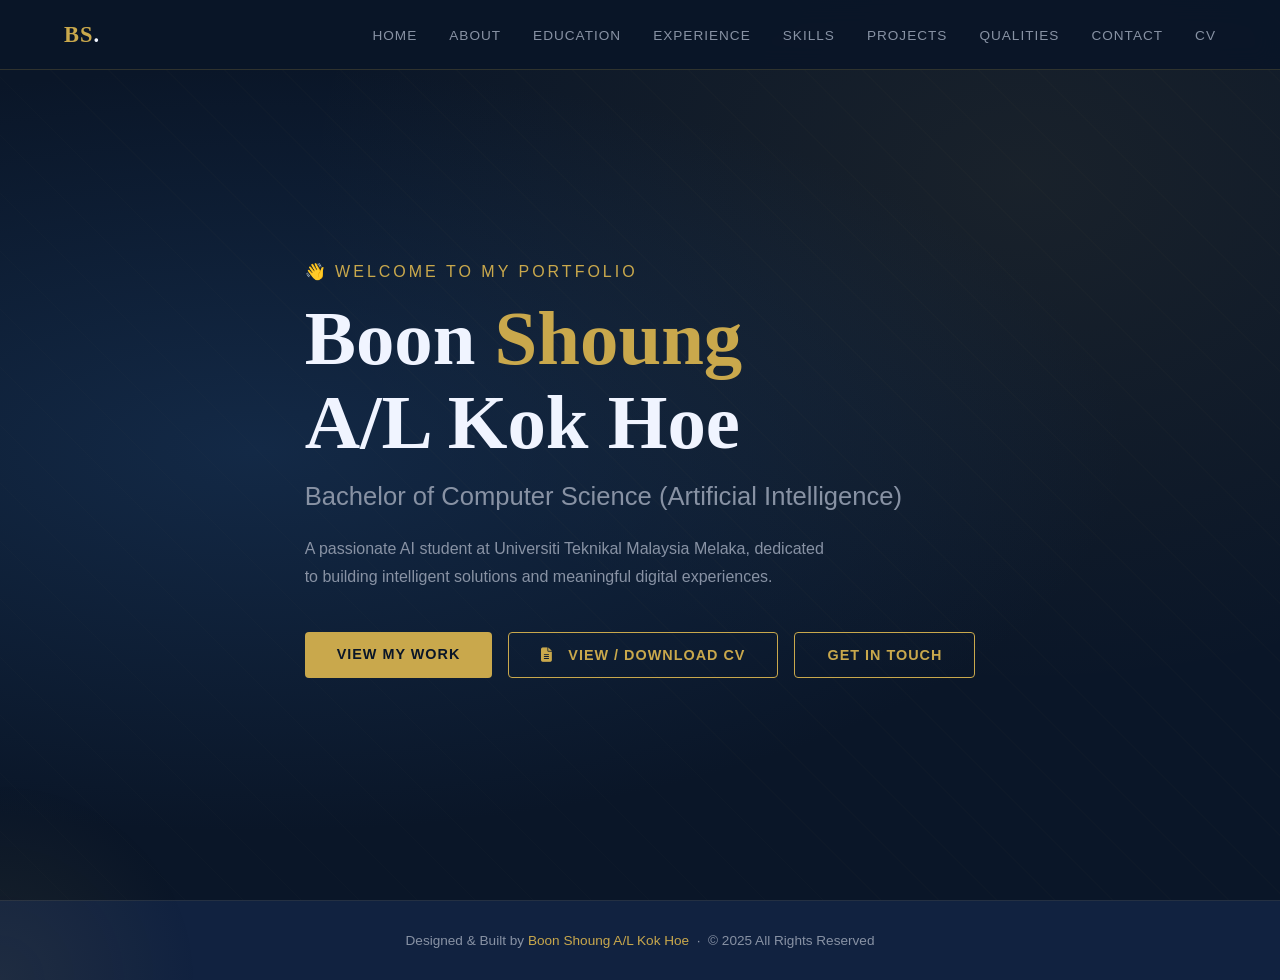
<file: index.html>
<!DOCTYPE html>
<html lang="en">
<head>
<meta charset="UTF-8">
<meta name="viewport" content="width=device-width, initial-scale=1.0">
<title>Boon Shoung | Portfolio</title>
<link href="https://fonts.googleapis.com/css2?family=Outfit:wght@300;400;500;600;700;800&family=Inter:wght@300;400;500;600&display=swap" rel="stylesheet">
<link rel="stylesheet" href="https://cdnjs.cloudflare.com/ajax/libs/font-awesome/6.5.0/css/all.min.css">
<link rel="stylesheet" href="css/style.css">
</head>
<body>

<!-- NAV -->
<nav id="navbar">
  <div class="nav-logo">BS<span>.</span></div>
  <ul class="nav-links" id="navLinks">
    <li><a href="index.html" class="active">Home</a></li>
    <li><a href="about.html">About</a></li>
    <li><a href="education.html">Education</a></li>
    <li><a href="experience.html">Experience</a></li>
    <li><a href="skills.html">Skills</a></li>
    <li><a href="projects.html">Projects</a></li>
    <li><a href="qualities.html">Qualities</a></li>
    <li><a href="contact.html">Contact</a></li>
    <li><a href="cv.html">CV</a></li>
  </ul>
  <div class="hamburger" id="hamburger" onclick="toggleNav()">
    <span></span><span></span><span></span>
  </div>
</nav>

<!-- HERO -->
<section id="home">
  <div class="hero-bg"></div>
  <div class="hero-content">
    <p class="hero-greeting">👋 Welcome to my portfolio</p>
    <h1 class="hero-name">Boon <span>Shoung</span><br>A/L Kok Hoe</h1>
    <p class="hero-title">Bachelor of Computer Science (Artificial Intelligence)</p>
    <p class="hero-desc">A passionate AI student at Universiti Teknikal Malaysia Melaka, dedicated to building intelligent solutions and meaningful digital experiences.</p>
    <div class="hero-btns stagger-reveal visible">
      <a href="projects.html" class="btn-primary">View My Work</a>
      <a href="cv.html" class="btn-outline"><i class="fas fa-file-alt"></i> &nbsp; View / Download CV</a>
      <a href="contact.html" class="btn-outline">Get In Touch</a>
    </div>
  </div>
</section>

<!-- FOOTER -->
<footer>
  <p>Designed & Built by <span>Boon Shoung A/L Kok Hoe</span> &nbsp;·&nbsp; © 2025 All Rights Reserved</p>
</footer>

<script src="js/script.js"></script>
</body>
</html>
</file>
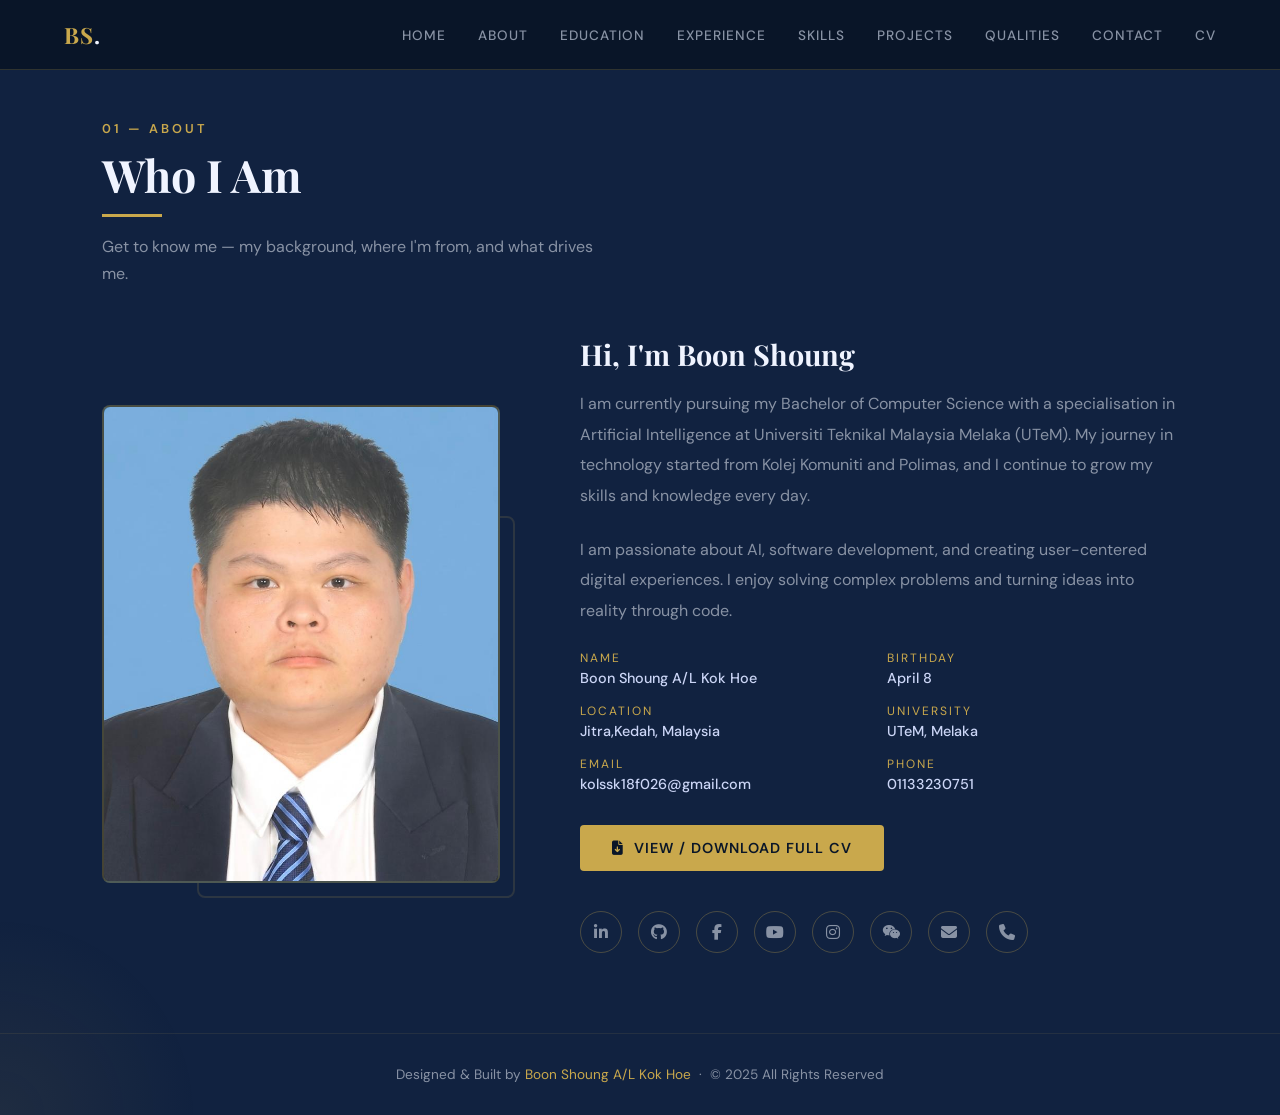
<file: about.html>
<!DOCTYPE html>
<html lang="en">
<head>
<meta charset="UTF-8">
<meta name="viewport" content="width=device-width, initial-scale=1.0">
<title>About | Boon Shoung Portfolio</title>
<link href="https://fonts.googleapis.com/css2?family=Playfair+Display:wght@400;700;900&family=DM+Sans:wght@300;400;500;600&display=swap" rel="stylesheet">
<link rel="stylesheet" href="https://cdnjs.cloudflare.com/ajax/libs/font-awesome/6.5.0/css/all.min.css">
<link rel="stylesheet" href="css/style.css">
</head>
<body>

<!-- NAV -->
<nav id="navbar">
  <div class="nav-logo">BS<span>.</span></div>
  <ul class="nav-links" id="navLinks">
    <li><a href="index.html">Home</a></li>
    <li><a href="about.html" class="active">About</a></li>
    <li><a href="education.html">Education</a></li>
    <li><a href="experience.html">Experience</a></li>
    <li><a href="skills.html">Skills</a></li>
    <li><a href="projects.html">Projects</a></li>
    <li><a href="qualities.html">Qualities</a></li>
    <li><a href="contact.html">Contact</a></li>
    <li><a href="cv.html">CV</a></li>
  </ul>
  <div class="hamburger" id="hamburger" onclick="toggleNav()">
    <span></span><span></span><span></span>
  </div>
</nav>

<!-- ABOUT -->
<section id="about">
  <div class="section-header reveal">
    <p class="section-tag">01 — About</p>
    <h2 class="section-title">Who I Am</h2>
    <p class="section-subtitle">Get to know me — my background, where I'm from, and what drives me.</p>
  </div>
  <div class="about-grid">
    <div class="about-img-wrap reveal">
      <div class="about-img-frame">
        <img src="images/profile.jpg" alt="Boon Shoung Profile" class="img-fit-cover">
      </div>
      <div class="about-frame-deco"></div>
    </div>
    <div class="about-info reveal">
      <h3>Hi, I'm Boon Shoung</h3>
      <p>I am currently pursuing my Bachelor of Computer Science with a specialisation in Artificial Intelligence at Universiti Teknikal Malaysia Melaka (UTeM). My journey in technology started from Kolej Komuniti and Polimas, and I continue to grow my skills and knowledge every day.</p>
      <p>I am passionate about AI, software development, and creating user-centered digital experiences. I enjoy solving complex problems and turning ideas into reality through code.</p>
      <div class="about-details">
        <div class="detail-item">
          <span class="detail-label">Name</span>
          <span class="detail-value">Boon Shoung A/L Kok Hoe</span>
        </div>
        <div class="detail-item">
          <span class="detail-label">Birthday</span>
          <span class="detail-value">April 8</span>
        </div>
        <div class="detail-item">
          <span class="detail-label">Location</span>
          <span class="detail-value">Jitra,Kedah, Malaysia</span>
        </div>
        <div class="detail-item">
          <span class="detail-label">University</span>
          <span class="detail-value">UTeM, Melaka</span>
        </div>
        <div class="detail-item">
          <span class="detail-label">Email</span>
          <span class="detail-value p-email">Loading...</span>
        </div>
        <div class="detail-item">
          <span class="detail-label">Phone</span>
          <span class="detail-value p-phone">Loading...</span>
        </div>
      </div>
      <div class="mb-2-5">
        <a href="cv.html" class="btn-primary btn-flex">
          <i class="fas fa-file-download"></i> View / Download Full CV
        </a>
      </div>
      <div class="about-socials">
        <a href="https://www.linkedin.com/in/boon-shoung-77222b172" target="_blank" rel="noopener noreferrer" class="social-btn" title="LinkedIn"><i class="fab fa-linkedin-in"></i></a>
        <a href="https://github.com/boonShou" target="_blank" rel="noopener noreferrer" class="social-btn" title="GitHub"><i class="fab fa-github"></i></a>
        <a href="https://www.facebook.com/boon.shoung.ss/" target="_blank" rel="noopener noreferrer" class="social-btn" title="Facebook"><i class="fab fa-facebook-f"></i></a>
        <a href="https://www.youtube.com/@boonshoung787" target="_blank" rel="noopener noreferrer" class="social-btn" title="YouTube"><i class="fab fa-youtube"></i></a>
        <a href="https://www.instagram.com/bshoung/" target="_blank" rel="noopener noreferrer" class="social-btn" title="Instagram"><i class="fab fa-instagram"></i></a>
        <a href="javascript:void(0)" onclick="openLightbox('images/wechat_qr.png')" class="social-btn" title="WeChat"><i class="fab fa-weixin"></i></a>
        <a href="#" class="social-btn p-email" title="Email"><i class="fas fa-envelope"></i></a>
        <a href="#" class="social-btn p-phone" title="Phone"><i class="fas fa-phone"></i></a>
      </div>
    </div>
  </div>
</section>

<!-- FOOTER -->
<footer>
  <p>Designed & Built by <span>Boon Shoung A/L Kok Hoe</span> &nbsp;·&nbsp; © 2025 All Rights Reserved</p>
</footer>

<script src="js/script.js"></script>
</body>
</html>
</file>
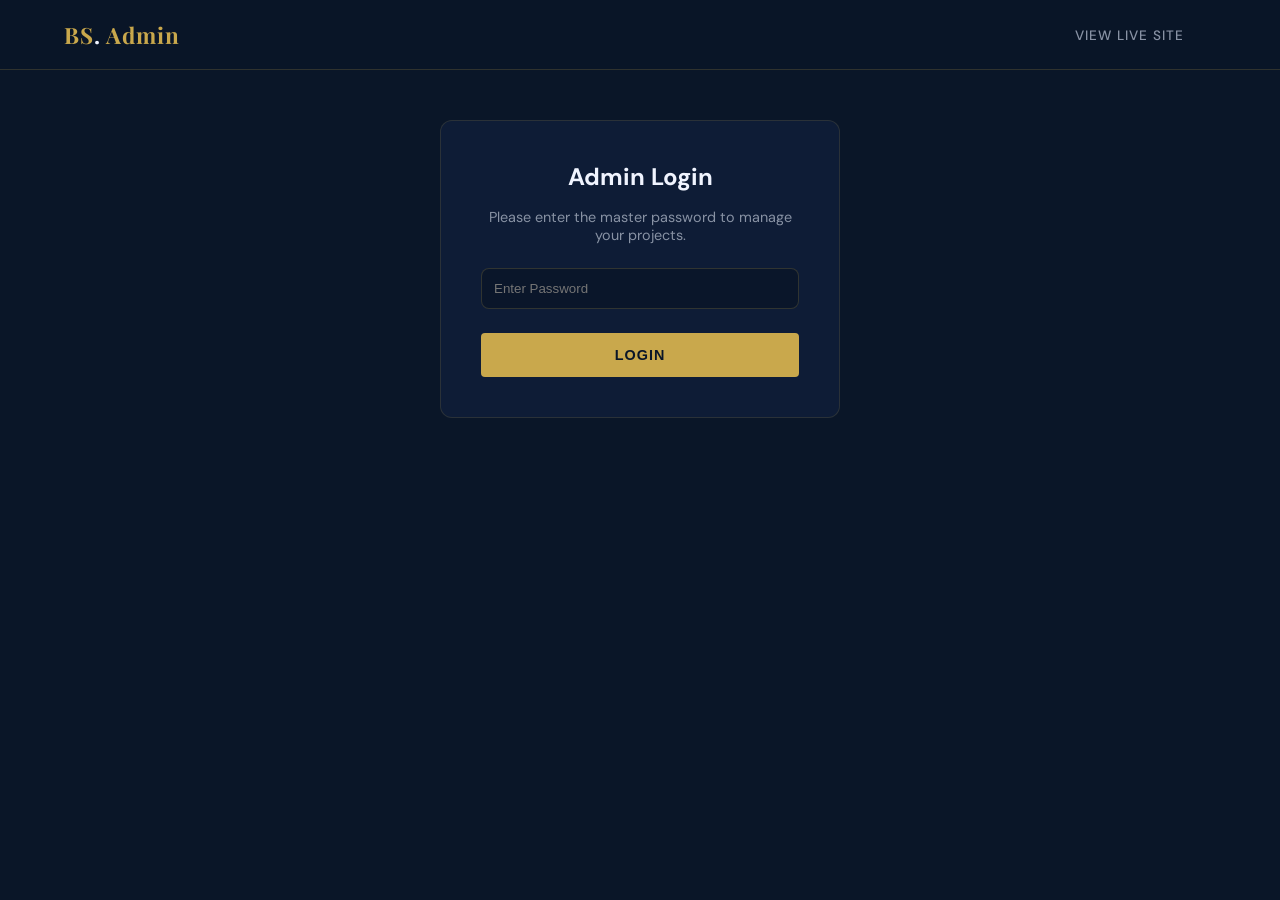
<file: admin.html>
<!DOCTYPE html>
<html lang="en">
<head>
  <meta charset="UTF-8">
  <meta name="viewport" content="width=device-width, initial-scale=1.0">
  <title>Admin Dashboard | Boon Shoung</title>
  <link href="https://fonts.googleapis.com/css2?family=Playfair+Display:wght@400;700;900&family=DM+Sans:wght@300;400;500;600&display=swap" rel="stylesheet">
  <link rel="stylesheet" href="https://cdnjs.cloudflare.com/ajax/libs/font-awesome/6.5.0/css/all.min.css">
  <link rel="stylesheet" href="css/style.css">
  <link rel="stylesheet" href="css/admin.css">
  <style>
    .media-row, .image-row { display: flex; gap: 8px; margin-bottom: 10px; align-items: center; flex-wrap: wrap; }
    .media-row select { width: 110px; flex-shrink: 0; font-size: 0.8rem; }
    .media-row input, .image-row input { flex: 1; min-width: 150px; }
    .remove-btn { background: #ff4d4d; color: white; border: none; border-radius: 4px; padding: 5px 10px; cursor: pointer; }
    .add-btn { background: var(--navy3); color: white; border: none; border-radius: 4px; padding: 8px 15px; cursor: pointer; margin-bottom: 15px; }
    .add-btn:hover { background: var(--navy2); }
  </style>
</head>
<body>

<nav id="navbar">
  <div class="nav-logo">BS<span>.</span> Admin</div>
  <ul class="nav-links">
    <li><a href="index.html" target="_blank">View Live Site</a></li>
    <li><a href="#" id="logout-btn" class="hidden" onclick="logout()">Logout</a></li>
  </ul>
</nav>

<section id="admin-login" class="admin-section">
  <div class="login-box reveal visible">
    <h2>Admin Login</h2>
    <p>Please enter the master password to manage your projects.</p>
    <input type="password" id="admin-password" placeholder="Enter Password">
    <button class="btn-primary" onclick="login()">Login</button>
  </div>
</section>

<section id="admin-dashboard" class="admin-section hidden">
  <div class="admin-stats-grid">
    <div class="stat-card">
      <div class="stat-icon"><i class="fas fa-project-diagram"></i></div>
      <div class="stat-info">
        <h3 id="stat-total-projects">0</h3>
        <p>Total Projects</p>
      </div>
    </div>
    <div class="stat-card">
      <div class="stat-icon"><i class="fas fa-tags"></i></div>
      <div class="stat-info">
        <h3 id="stat-total-tags">0</h3>
        <p>Tech Stack Tags</p>
      </div>
    </div>
    <div class="stat-card">
      <div class="stat-icon"><i class="fas fa-check-circle"></i></div>
      <div class="stat-info">
        <div id="sync-badge" class="status-badge"><i class="fas fa-circle"></i> Live Sync</div>
        <p>System Status</p>
      </div>
    </div>
  </div>

  <div class="dashboard-header">
    <h2>Manage Projects</h2>
    <button class="btn-primary" onclick="openModal()"><i class="fas fa-plus"></i> Add New Project</button>
  </div>
  
  <div id="admin-loader" class="loader-wrap hidden">
    <i class="fas fa-spinner fa-spin loader-icon"></i>
    <p>Loading projects...</p>
  </div>

  <table class="projects-table hidden" id="projects-table">
    <thead>
      <tr>
        <th>ID</th>
        <th>Title</th>
        <th>Tags</th>
        <th>Actions</th>
      </tr>
    </thead>
    <tbody id="projects-tbody"></tbody>
  </table>
</section>

<div id="project-modal" class="modal">
  <div class="modal-content">
    <span class="close" onclick="closeModal()">&times;</span>
    <h2 id="modal-title">Add Project</h2>
    <form id="project-form" onsubmit="event.preventDefault(); saveProject();">
      <input type="hidden" id="proj-id">
      
      <div class="form-group">
        <label for="proj-title">Title</label>
        <input type="text" id="proj-title" placeholder="Project Title" required>
      </div>
      
      <div class="form-group">
        <label for="proj-role">Role</label>
        <input type="text" id="proj-role" placeholder="e.g. Lead Developer">
      </div>

      <div class="form-group">
        <label for="proj-short">Short Description</label>
        <textarea id="proj-short" rows="2" required></textarea>
      </div>

      <div class="form-group">
        <label for="proj-detailed">Detailed Description</label>
        <textarea id="proj-detailed" rows="5"></textarea>
      </div>

      <div class="form-group">
        <label for="proj-tags">Tags (Comma separated)</label>
        <input type="text" id="proj-tags" placeholder="e.g. Python, AI, Web">
      </div>

      <div class="form-group">
        <label for="proj-image">Main Image Path</label>
        <input type="text" id="proj-image" placeholder="e.g. images/project1.jpg">
      </div>

      <div class="form-group">
        <label>Gallery Images</label>
        <div id="gallery-container"></div>
        <button type="button" class="add-btn" onclick="addImageRow()"><i class="fas fa-image"></i> Add Gallery Image</button>
      </div>

      <div class="form-group">
        <label>Media Links</label>
        <div id="media-links-container"></div>
        <button type="button" class="add-btn" onclick="addMediaRow()"><i class="fas fa-link"></i> Add Media Link</button>
      </div>

      <button type="submit" class="btn-primary full-width mt-1" id="save-btn">Save Project</button>
    </form>
  </div>
</div>

<script src="js/admin.js"></script>
</body>
</html>
</file>
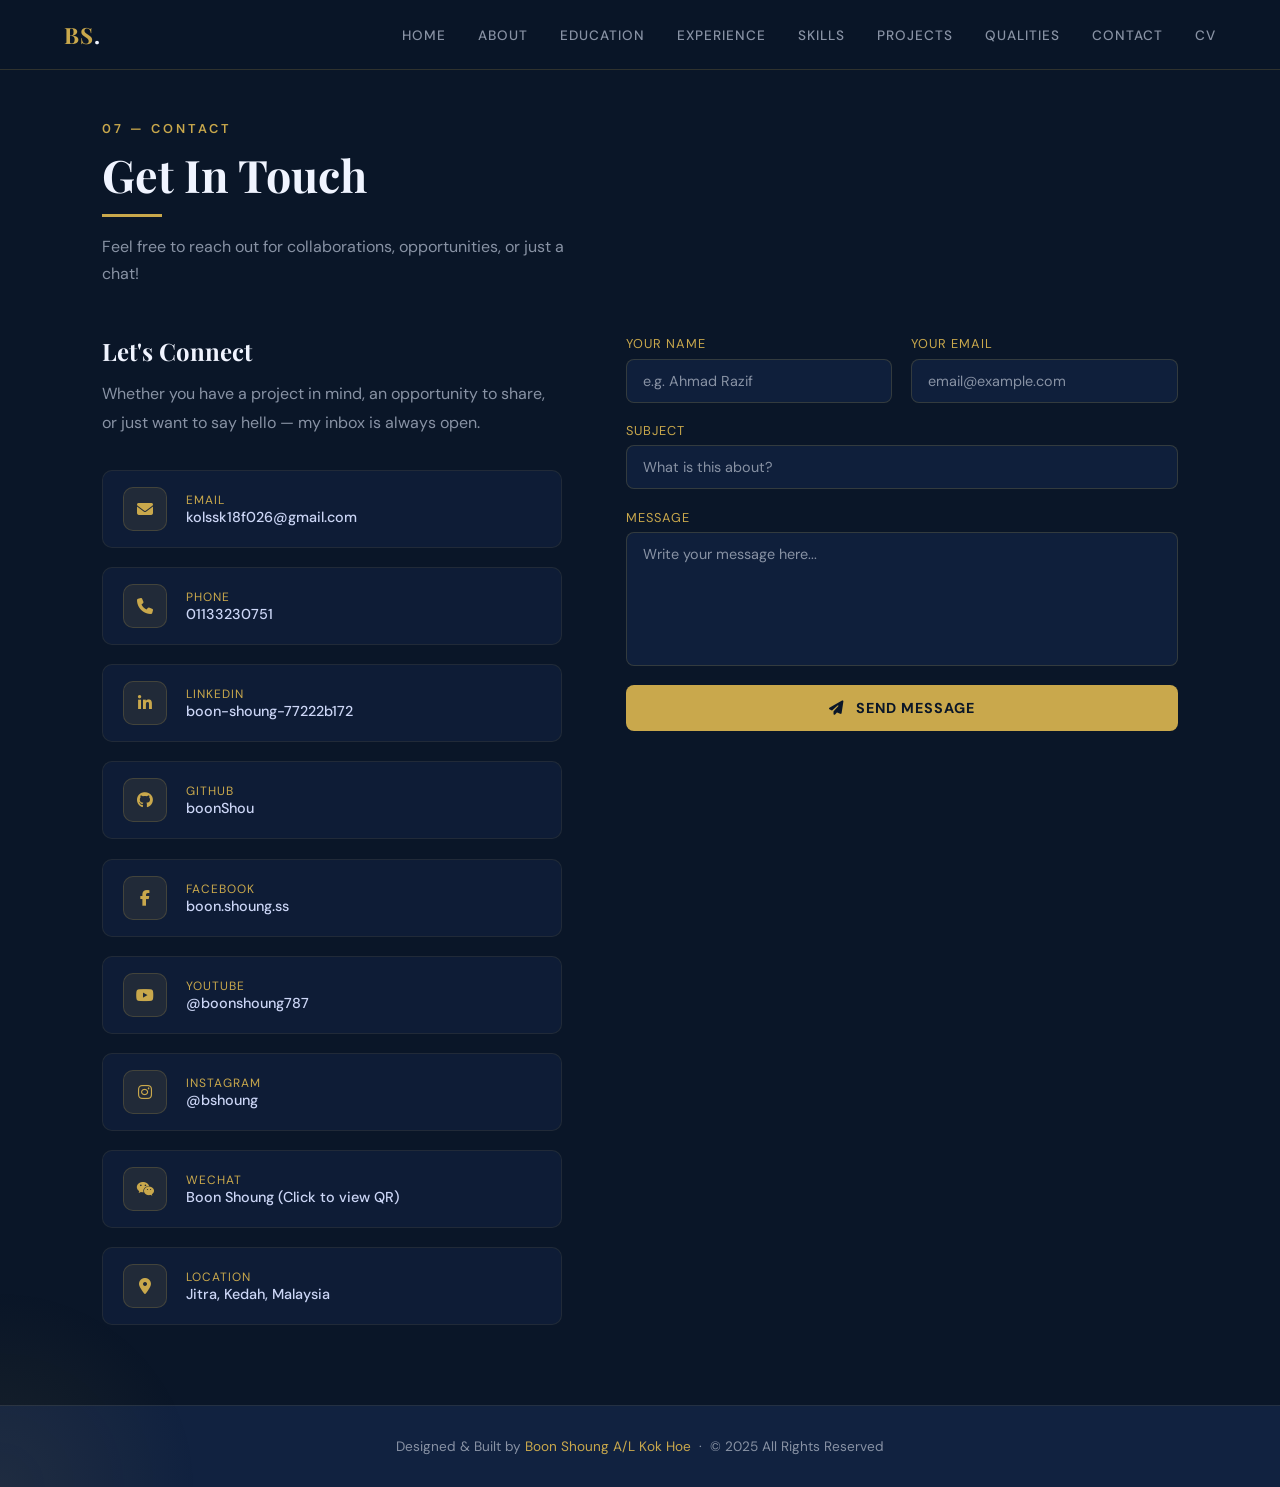
<file: contact.html>
<!DOCTYPE html>
<html lang="en">
<head>
<meta charset="UTF-8">
<meta name="viewport" content="width=device-width, initial-scale=1.0">
<title>Contact | Boon Shoung Portfolio</title>
<link href="https://fonts.googleapis.com/css2?family=Playfair+Display:wght@400;700;900&family=DM+Sans:wght@300;400;500;600&display=swap" rel="stylesheet">
<link rel="stylesheet" href="https://cdnjs.cloudflare.com/ajax/libs/font-awesome/6.5.0/css/all.min.css">
<link rel="stylesheet" href="css/style.css">
</head>
<body>

<!-- NAV -->
<nav id="navbar">
  <div class="nav-logo">BS<span>.</span></div>
  <ul class="nav-links" id="navLinks">
    <li><a href="index.html">Home</a></li>
    <li><a href="about.html">About</a></li>
    <li><a href="education.html">Education</a></li>
    <li><a href="experience.html">Experience</a></li>
    <li><a href="skills.html">Skills</a></li>
    <li><a href="projects.html">Projects</a></li>
    <li><a href="qualities.html">Qualities</a></li>
    <li><a href="contact.html" class="active">Contact</a></li>
    <li><a href="cv.html">CV</a></li>
  </ul>
  <div class="hamburger" id="hamburger" onclick="toggleNav()">
    <span></span><span></span><span></span>
  </div>
</nav>

<!-- CONTACT -->
<section id="contact">
  <div class="section-header reveal">
    <p class="section-tag">07 — Contact</p>
    <h2 class="section-title">Get In Touch</h2>
    <p class="section-subtitle">Feel free to reach out for collaborations, opportunities, or just a chat!</p>
  </div>
  <div class="contact-grid">
    <div class="contact-info-wrap reveal">
      <h3>Let's Connect</h3>
      <p>Whether you have a project in mind, an opportunity to share, or just want to say hello — my inbox is always open.</p>
      <div class="contact-items">
        <a href="#" class="contact-item p-email">
          <div class="contact-item-icon"><i class="fas fa-envelope"></i></div>
          <div class="contact-item-text">
            <span class="contact-item-label">Email</span>
            <span class="contact-item-value p-email">Loading...</span>
          </div>
        </a>
        <a href="#" class="contact-item p-phone">
          <div class="contact-item-icon"><i class="fas fa-phone"></i></div>
          <div class="contact-item-text">
            <span class="contact-item-label">Phone</span>
            <span class="contact-item-value p-phone">Loading...</span>
          </div>
        </a>
        <a href="https://www.linkedin.com/in/boon-shoung-77222b172/" target="_blank" rel="noopener noreferrer" class="contact-item">
          <div class="contact-item-icon"><i class="fab fa-linkedin-in"></i></div>
          <div class="contact-item-text">
            <span class="contact-item-label">LinkedIn</span>
            <span class="contact-item-value">boon-shoung-77222b172</span>
          </div>
        </a>
        <a href="https://github.com/boonShou" target="_blank" rel="noopener noreferrer" class="contact-item">
          <div class="contact-item-icon"><i class="fab fa-github"></i></div>
          <div class="contact-item-text">
            <span class="contact-item-label">GitHub</span>
            <span class="contact-item-value">boonShou</span>
          </div>
        </a>
        <a href="https://www.facebook.com/boon.shoung.ss/" target="_blank" rel="noopener noreferrer" class="contact-item">
          <div class="contact-item-icon"><i class="fab fa-facebook-f"></i></div>
          <div class="contact-item-text">
            <span class="contact-item-label">Facebook</span>
            <span class="contact-item-value">boon.shoung.ss</span>
          </div>
        </a>
        <a href="https://www.youtube.com/@boonshoung787" target="_blank" rel="noopener noreferrer" class="contact-item">
          <div class="contact-item-icon"><i class="fab fa-youtube"></i></div>
          <div class="contact-item-text">
            <span class="contact-item-label">YouTube</span>
            <span class="contact-item-value">@boonshoung787</span>
          </div>
        </a>
        <a href="https://www.instagram.com/bshoung/" target="_blank" rel="noopener noreferrer" class="contact-item">
          <div class="contact-item-icon"><i class="fab fa-instagram"></i></div>
          <div class="contact-item-text">
            <span class="contact-item-label">Instagram</span>
            <span class="contact-item-value">@bshoung</span>
          </div>
        </a>
        <a href="javascript:void(0)" onclick="openLightbox('images/wechat_qr.png')" class="contact-item">
          <div class="contact-item-icon"><i class="fab fa-weixin"></i></div>
          <div class="contact-item-text">
            <span class="contact-item-label">WeChat</span>
            <span class="contact-item-value">Boon Shoung (Click to view QR)</span>
          </div>
        </a>
        <div class="contact-item">
          <div class="contact-item-icon"><i class="fas fa-map-marker-alt"></i></div>
          <div class="contact-item-text">
            <span class="contact-item-label">Location</span>
            <span class="contact-item-value">Jitra, Kedah, Malaysia</span>
          </div>
        </div>
      </div>
    </div>
    <div class="reveal">
      <form class="contact-form" id="contactForm">
        <!-- Web3Forms Access Key -->
        <input type="hidden" name="access_key" value="c8f8751e-a416-4847-98ba-8cd2fe8c117e">
        <input type="hidden" name="subject" value="New Portfolio Contact Message">
        <input type="hidden" name="from_name" value="Boon Shoung Portfolio">

        <div class="form-row">
          <div class="form-group">
            <label>Your Name</label>
            <input type="text" name="name" placeholder="e.g. Ahmad Razif" required>
          </div>
          <div class="form-group">
            <label>Your Email</label>
            <input type="email" name="email" placeholder="email@example.com" required>
          </div>
        </div>
        <div class="form-group">
          <label>Subject</label>
          <input type="text" name="msg_subject" placeholder="What is this about?" required>
        </div>
        <div class="form-group">
          <label>Message</label>
          <textarea name="message" rows="6" placeholder="Write your message here..." required></textarea>
        </div>
        <div id="formResult" class="form-result"></div>
        <button type="submit" class="btn-submit" id="submitBtn">
          <i class="fas fa-paper-plane"></i> &nbsp; <span id="btnText">Send Message</span>
        </button>
      </form>
    </div>
  </div>
</section>

<!-- FOOTER -->
<footer>
  <p>Designed & Built by <span>Boon Shoung A/L Kok Hoe</span> &nbsp;·&nbsp; © 2025 All Rights Reserved</p>
</footer>

<script src="js/script.js"></script>
<script>
  const contactForm = document.getElementById('contactForm');
  const formResult = document.getElementById('formResult');
  const submitBtn = document.getElementById('submitBtn');
  const btnText = document.getElementById('btnText');

  contactForm.addEventListener('submit', function(e) {
    e.preventDefault();
    
    // UI Loading State
    submitBtn.disabled = true;
    submitBtn.style.opacity = '0.7';
    btnText.innerText = 'Sending...';
    formResult.style.display = 'block';
    formResult.style.color = '#c9a84c';
    formResult.innerText = 'Connecting to mail server...';

    const formData = new FormData(contactForm);
    const object = Object.fromEntries(formData);
    const json = JSON.stringify(object);

    fetch('https://api.web3forms.com/submit', {
      method: 'POST',
      headers: {
        'Content-Type': 'application/json',
        'Accept': 'application/json'
      },
      body: json
    })
    .then(async (response) => {
      let res = await response.json();
      if (response.status == 200) {
        formResult.style.color = '#2ecc71'; // Green for success
        formResult.innerText = "Success! Your message has been sent.";
        contactForm.reset();
      } else {
        console.log(response);
        formResult.style.color = '#e74c3c'; // Red for error
        formResult.innerText = res.message;
      }
    })
    .catch(error => {
      console.log(error);
      formResult.style.color = '#e74c3c';
      formResult.innerText = "Something went wrong! Please try again.";
    })
    .then(function() {
      submitBtn.disabled = false;
      submitBtn.style.opacity = '1';
      btnText.innerText = 'Send Message';
      setTimeout(() => {
        formResult.style.display = 'none';
      }, 5000);
    });
  });
</script>
</body>
</html>
</file>
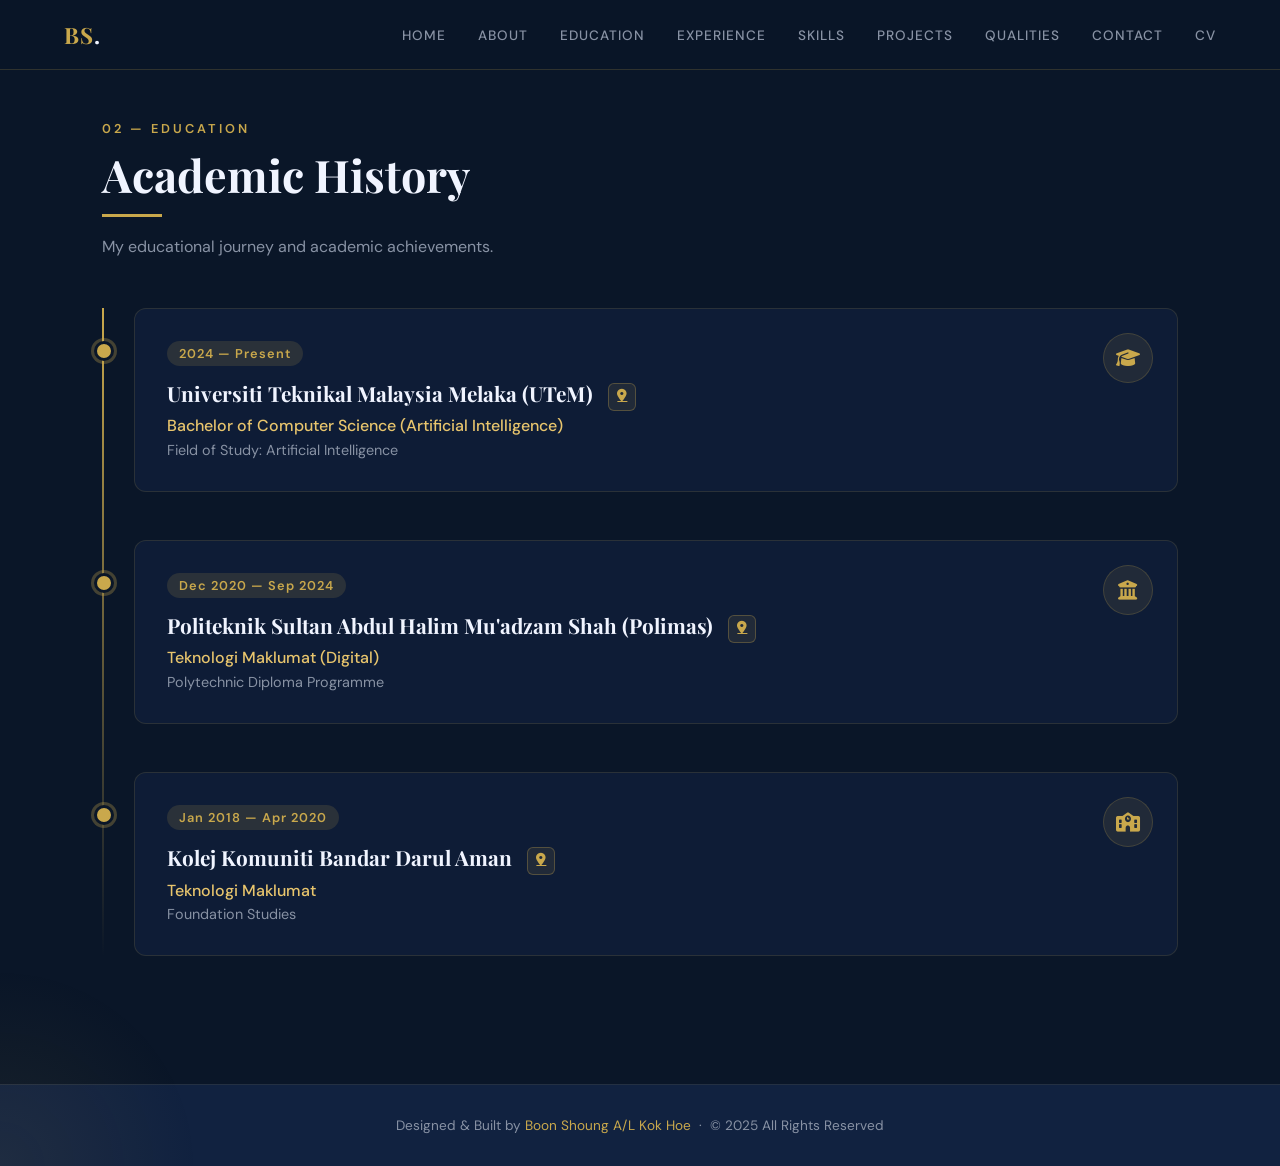
<file: education.html>
<!DOCTYPE html>
<html lang="en">
<head>
<meta charset="UTF-8">
<meta name="viewport" content="width=device-width, initial-scale=1.0">
<title>Education | Boon Shoung Portfolio</title>
<link href="https://fonts.googleapis.com/css2?family=Playfair+Display:wght@400;700;900&family=DM+Sans:wght@300;400;500;600&display=swap" rel="stylesheet">
<link rel="stylesheet" href="https://cdnjs.cloudflare.com/ajax/libs/font-awesome/6.5.0/css/all.min.css">
<link rel="stylesheet" href="css/style.css">
</head>
<body>

<!-- NAV -->
<nav id="navbar">
  <div class="nav-logo">BS<span>.</span></div>
  <ul class="nav-links" id="navLinks">
    <li><a href="index.html">Home</a></li>
    <li><a href="about.html">About</a></li>
    <li><a href="education.html" class="active">Education</a></li>
    <li><a href="experience.html">Experience</a></li>
    <li><a href="skills.html">Skills</a></li>
    <li><a href="projects.html">Projects</a></li>
    <li><a href="qualities.html">Qualities</a></li>
    <li><a href="contact.html">Contact</a></li>
    <li><a href="cv.html">CV</a></li>
  </ul>
  <div class="hamburger" id="hamburger" onclick="toggleNav()">
    <span></span><span></span><span></span>
  </div>
</nav>

<!-- EDUCATION -->
<section id="education">
  <div class="section-header reveal">
    <p class="section-tag">02 — Education</p>
    <h2 class="section-title">Academic History</h2>
    <p class="section-subtitle">My educational journey and academic achievements.</p>
  </div>
  <div class="edu-timeline stagger-reveal">
    <div class="edu-item reveal">
      <div class="edu-badge"><i class="fas fa-graduation-cap"></i></div>
      <span class="edu-year">2024 — Present</span>
      <h3 class="edu-school">
        <a href="https://www.utem.edu.my/" target="_blank" rel="noopener noreferrer" class="link-no-decor">Universiti Teknikal Malaysia Melaka (UTeM)</a>
        <a href="https://www.google.com/maps/search/UTeM+Melaka" target="_blank" rel="noopener noreferrer" class="edu-map-btn" title="View on Map"><i class="fas fa-map-marker-alt"></i></a>
      </h3>
      <p class="edu-degree">Bachelor of Computer Science (Artificial Intelligence)</p>
      <p class="edu-field">Field of Study: Artificial Intelligence</p>
    </div>
    <div class="edu-item reveal">
      <div class="edu-badge"><i class="fas fa-university"></i></div>
      <span class="edu-year">Dec 2020 — Sep 2024</span>
      <h3 class="edu-school">
        <a href="https://polimas.mypolycc.edu.my/" target="_blank" rel="noopener noreferrer" class="link-no-decor">Politeknik Sultan Abdul Halim Mu'adzam Shah (Polimas)</a>
        <a href="https://www.google.com/maps/search/Polimas+Jitra" target="_blank" rel="noopener noreferrer" class="edu-map-btn" title="View on Map"><i class="fas fa-map-marker-alt"></i></a>
      </h3>
      <p class="edu-degree">Teknologi Maklumat (Digital)</p>
      <p class="edu-field">Polytechnic Diploma Programme</p>
    </div>
    <div class="edu-item reveal">
      <div class="edu-badge"><i class="fas fa-school"></i></div>
      <span class="edu-year">Jan 2018 — Apr 2020</span>
      <h3 class="edu-school">
        <a href="https://www.facebook.com/kkbdkedah/" target="_blank" rel="noopener noreferrer" class="link-no-decor">Kolej Komuniti Bandar Darul Aman</a>
        <a href="https://www.google.com/maps/search/Kolej+Komuniti+Bandar+Darul+Aman" target="_blank" rel="noopener noreferrer" class="edu-map-btn" title="View on Map"><i class="fas fa-map-marker-alt"></i></a>
      </h3>
      <p class="edu-degree">Teknologi Maklumat</p>
      <p class="edu-field">Foundation Studies</p>
    </div>
  </div>
</section>

<!-- FOOTER -->
<footer>
  <p>Designed & Built by <span>Boon Shoung A/L Kok Hoe</span> &nbsp;·&nbsp; © 2025 All Rights Reserved</p>
</footer>

<script src="js/script.js"></script>
</body>
</html>
</file>
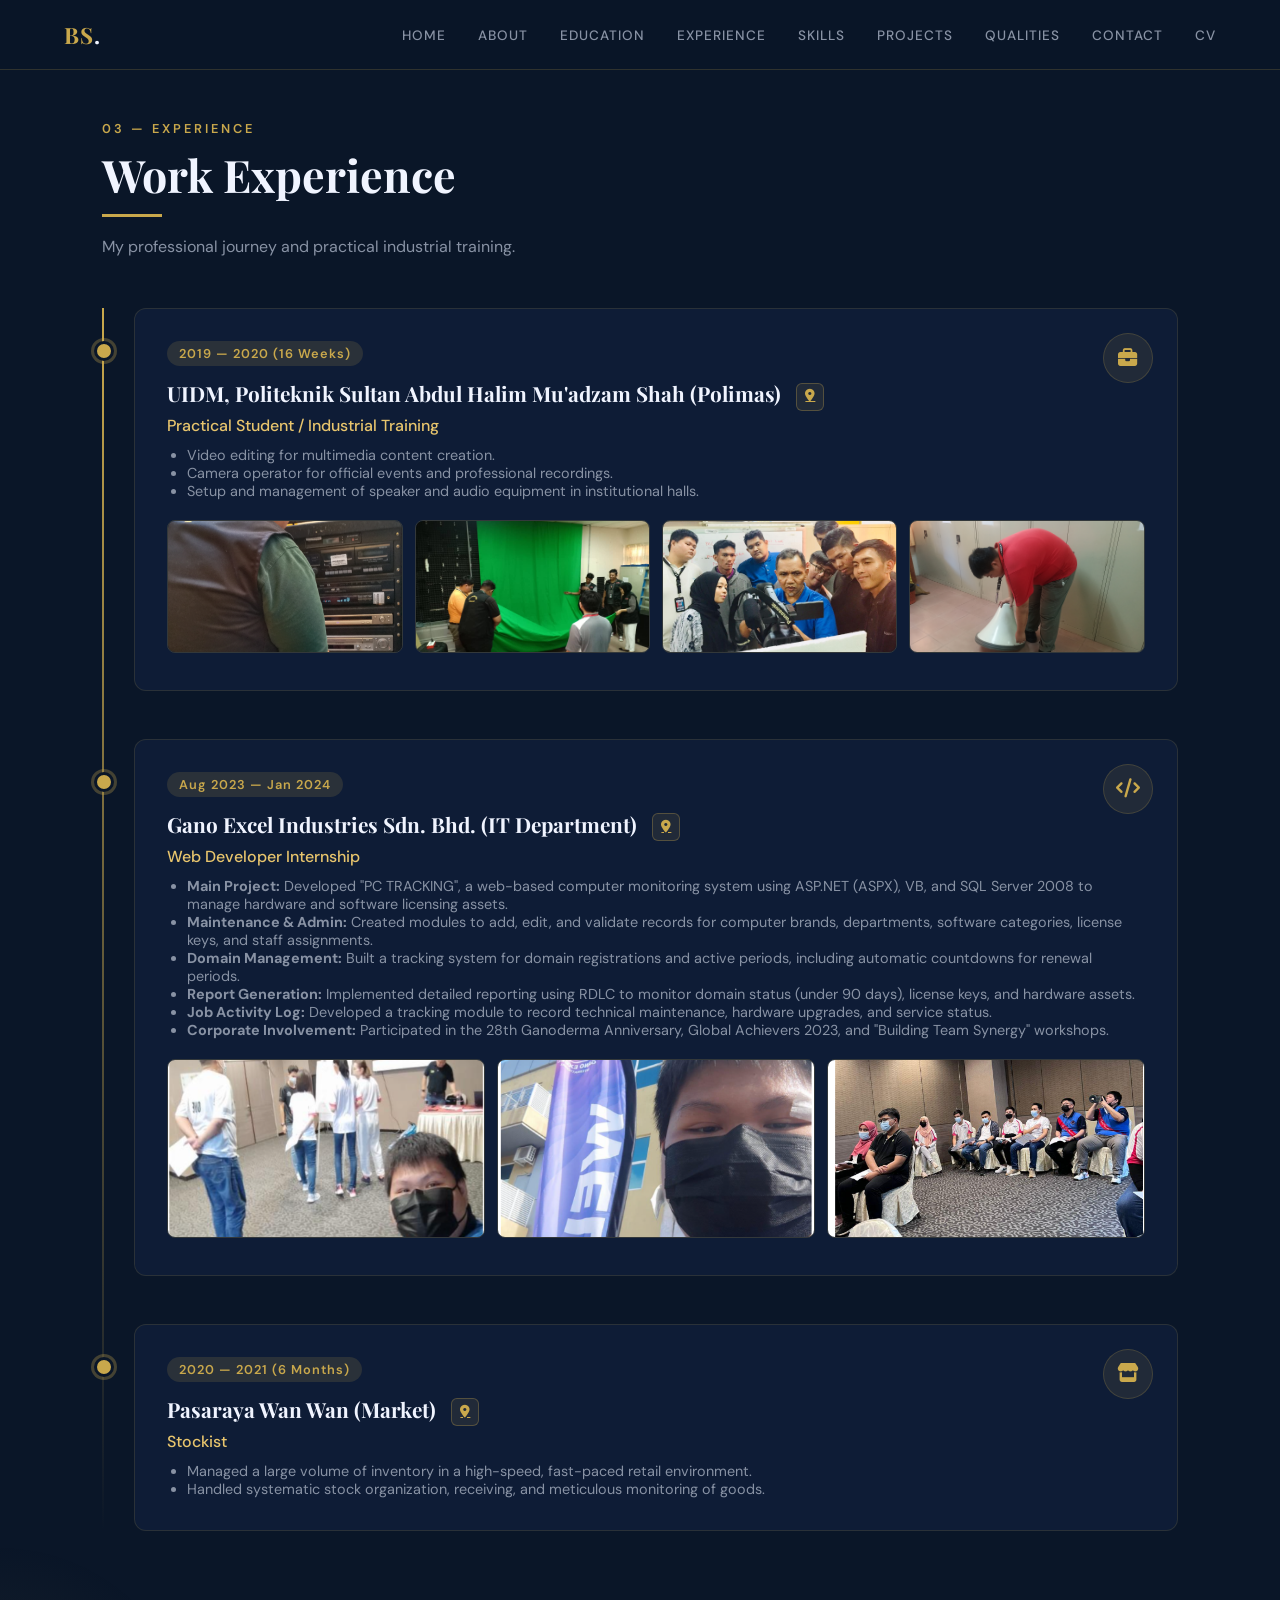
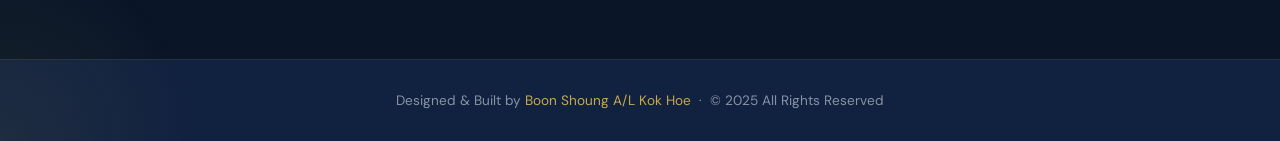
<file: experience.html>
<!DOCTYPE html>
<html lang="en">
<head>
<meta charset="UTF-8">
<meta name="viewport" content="width=device-width, initial-scale=1.0">
<title>Experience | Boon Shoung Portfolio</title>
<link href="https://fonts.googleapis.com/css2?family=Playfair+Display:wght@400;700;900&family=DM+Sans:wght@300;400;500;600&display=swap" rel="stylesheet">
<link rel="stylesheet" href="https://cdnjs.cloudflare.com/ajax/libs/font-awesome/6.5.0/css/all.min.css">
<link rel="stylesheet" href="css/style.css">
</head>
<body>

<!-- NAV -->
<nav id="navbar">
  <div class="nav-logo">BS<span>.</span></div>
  <ul class="nav-links" id="navLinks">
    <li><a href="index.html">Home</a></li>
    <li><a href="about.html">About</a></li>
    <li><a href="education.html">Education</a></li>
    <li><a href="experience.html" class="active">Experience</a></li>
    <li><a href="skills.html">Skills</a></li>
    <li><a href="projects.html">Projects</a></li>
    <li><a href="qualities.html">Qualities</a></li>
    <li><a href="contact.html">Contact</a></li>
    <li><a href="cv.html">CV</a></li>
  </ul>
  <div class="hamburger" id="hamburger" onclick="toggleNav()">
    <span></span><span></span><span></span>
  </div>
</nav>

<!-- EXPERIENCE -->
<section id="experience">
  <div class="section-header reveal">
    <p class="section-tag">03 — Experience</p>
    <h2 class="section-title">Work Experience</h2>
    <p class="section-subtitle">My professional journey and practical industrial training.</p>
  </div>
  
  <div class="edu-timeline stagger-reveal">
    <!-- Experience 1 -->
    <div class="edu-item">
      <div class="edu-badge"><i class="fas fa-briefcase"></i></div>
      <span class="edu-year">2019 — 2020 (16 Weeks)</span>
      <h3 class="edu-school">
        UIDM, Politeknik Sultan Abdul Halim Mu'adzam Shah (Polimas)
        <a href="https://maps.app.goo.gl/dX93ANAthgNk8bKGA" target="_blank" rel="noopener noreferrer" class="edu-map-btn" title="View on Map"><i class="fas fa-map-marker-alt"></i></a>
      </h3>
      <p class="edu-degree">Practical Student / Industrial Training</p>
      <ul class="exp-list">
        <li>Video editing for multimedia content creation.</li>
        <li>Camera operator for official events and professional recordings.</li>
        <li>Setup and management of speaker and audio equipment in institutional halls.</li>
      </ul>
      
      <div class="experience-gallery">
        <a href="images/uidm (1).jpg" target="_blank" rel="noopener noreferrer" class="gallery-item-link">
          <img src="images/uidm (1).jpg" alt="UIDM Work 1" class="gallery-thumb">
        </a>
        <a href="images/uidm (2).jpg" target="_blank" rel="noopener noreferrer" class="gallery-item-link">
          <img src="images/uidm (2).jpg" alt="UIDM Work 2" class="gallery-thumb">
        </a>
        <a href="images/uidm (3).jpg" target="_blank" rel="noopener noreferrer" class="gallery-item-link">
          <img src="images/uidm (3).jpg" alt="UIDM Work 3" class="gallery-thumb">
        </a>
        <a href="images/uidm (4).jpg" target="_blank" rel="noopener noreferrer" class="gallery-item-link">
          <img src="images/uidm (4).jpg" alt="UIDM Work 4" class="gallery-thumb">
        </a>
      </div>
    </div>

    <!-- Experience: Gano Excel -->
    <div class="edu-item">
      <div class="edu-badge"><i class="fas fa-code"></i></div>
      <span class="edu-year">Aug 2023 — Jan 2024</span>
      <h3 class="edu-school">
        Gano Excel Industries Sdn. Bhd. (IT Department)
        <a href="https://maps.app.goo.gl/jxspGbyPYdAeP366A" target="_blank" rel="noopener noreferrer" class="edu-map-btn" title="View on Map"><i class="fas fa-map-marker-alt"></i></a>
      </h3>
      <p class="edu-degree">Web Developer Internship</p>
      <ul class="exp-list">
        <li><strong>Main Project:</strong> Developed "PC TRACKING", a web-based computer monitoring system using ASP.NET (ASPX), VB, and SQL Server 2008 to manage hardware and software licensing assets.</li>
        <li><strong>Maintenance & Admin:</strong> Created modules to add, edit, and validate records for computer brands, departments, software categories, license keys, and staff assignments.</li>
        <li><strong>Domain Management:</strong> Built a tracking system for domain registrations and active periods, including automatic countdowns for renewal periods.</li>
        <li><strong>Report Generation:</strong> Implemented detailed reporting using RDLC to monitor domain status (under 90 days), license keys, and hardware assets.</li>
        <li><strong>Job Activity Log:</strong> Developed a tracking module to record technical maintenance, hardware upgrades, and service status.</li>
        <li><strong>Corporate Involvement:</strong> Participated in the 28th Ganoderma Anniversary, Global Achievers 2023, and "Building Team Synergy" workshops.</li>
      </ul>
      
      <div class="experience-gallery">
        <a href="images/gano1.png" target="_blank" rel="noopener noreferrer" class="gallery-item-link">
          <img src="images/gano1.png" alt="Gano Excel Project 1" class="gallery-thumb">
        </a>
        <a href="images/gano2.png" target="_blank" rel="noopener noreferrer" class="gallery-item-link">
          <img src="images/gano2.png" alt="Gano Excel Project 2" class="gallery-thumb">
        </a>
        <a href="images/gano 3.png" target="_blank" rel="noopener noreferrer" class="gallery-item-link">
          <img src="images/gano 3.png" alt="Gano Excel Project 3" class="gallery-thumb">
        </a>
      </div>
    </div>

    <!-- Experience 2 -->
    <div class="edu-item">
      <div class="edu-badge"><i class="fas fa-store"></i></div>
      <span class="edu-year">2020 — 2021 (6 Months)</span>
      <h3 class="edu-school">
        Pasaraya Wan Wan (Market)
        <a href="https://www.google.com/maps/search/Pasaraya+Wan+Wan+Jitra" target="_blank" rel="noopener noreferrer" class="edu-map-btn" title="View on Map"><i class="fas fa-map-marker-alt"></i></a>
      </h3>
      <p class="edu-degree">Stockist</p>
      <ul class="exp-list">
        <li>Managed a large volume of inventory in a high-speed, fast-paced retail environment.</li>
        <li>Handled systematic stock organization, receiving, and meticulous monitoring of goods.</li>
      </ul>
    </div>
  </div>
</section>

<!-- FOOTER -->
<footer>
  <p>Designed & Built by <span>Boon Shoung A/L Kok Hoe</span> &nbsp;·&nbsp; © 2025 All Rights Reserved</p>
</footer>

<script src="js/script.js"></script>
</body>
</html>
</file>
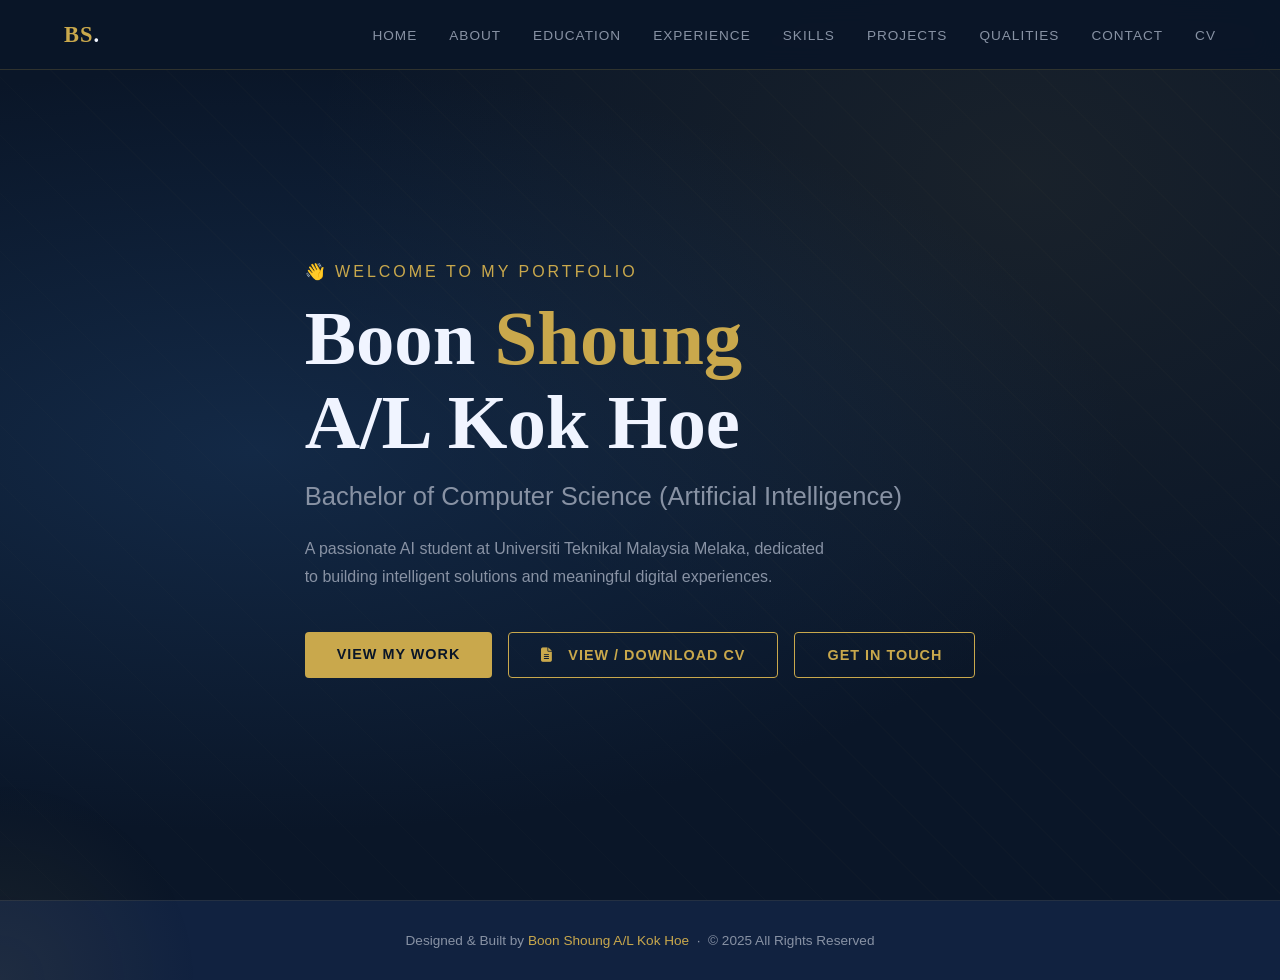
<file: project.html>
<!DOCTYPE html>
<html lang="en">
<head>
  <meta charset="UTF-8">
  <meta name="viewport" content="width=device-width, initial-scale=1.0">
  <title>Project Details | Boon Shoung</title>
  <link href="https://fonts.googleapis.com/css2?family=Playfair+Display:wght@400;700;900&family=DM+Sans:wght@300;400;500;600&display=swap" rel="stylesheet">
  <link rel="stylesheet" href="https://cdnjs.cloudflare.com/ajax/libs/font-awesome/6.5.0/css/all.min.css">
  <link rel="stylesheet" href="css/style.css">
  <style>
    #project-loader { text-align: center; margin: 100px auto; }
    #project-loader i { font-size: 3rem; color: var(--gold); }
    #project-loader p { margin-top: 20px; color: var(--gold); }
    #project-detail-container { display: none; }
    .error-msg { text-align: center; color: #ff4d4d; margin-top: 50px; font-weight: 500; }
  </style>
</head>
<body>

  <nav id="navbar">
    <div class="nav-logo">BS<span>.</span></div>
    <ul class="nav-links">
      <li><a href="index.html">BACK TO HOME</a></li>
    </ul>
  </nav>

  <section class="project-detail">
    <div id="project-loader">
      <i class="fas fa-spinner fa-spin"></i>
      <p>Loading Project Details...</p>
    </div>

    <div id="project-detail-container">
      <!-- Content will be injected here -->
    </div>
  </section>

  <footer>
    <p>&copy; 2024 <span>Boon Shoung</span>. All rights reserved.</p>
  </footer>

  <script src="js/script.js"></script>
  <script>
    let lastDetailData = null;

    async function loadProjectDetails(isAutoSync = false) {
      const urlParams = new URLSearchParams(window.location.search);
      const projectId = urlParams.get('id');
      const container = document.getElementById('project-detail-container');
      const loader = document.getElementById('project-loader');

      if (!projectId) {
        window.location.href = 'index.html';
        return;
      }

      try {
        const response = await fetch(`${SCRIPT_URL}?key=${atob(_k)}&id=${projectId}`);
        const result = await response.json();

        if (result.status === 'success' && result.data.length > 0) {
          const proj = result.data[0];
          const dataString = JSON.stringify(proj);
          
          if (dataString === lastDetailData) return; // No change
          lastDetailData = dataString;
          
          // Render Tags as Badges
          const tagsHtml = (proj.tags || '').split(',').map(t => `<span class="project-tag">${t.trim()}</span>`).join(' ');

          // Render Gallery
          let galleryHtml = '';
          if (proj.image_url) {
            galleryHtml += `
              <div class="gallery-item reveal visible" onclick="openLightbox('${proj.image_url}')">
                <img src="${proj.image_url}" alt="Main Image">
              </div>
            `;
          }
          if (proj.additional_images) {
            proj.additional_images.split('|').forEach(path => {
              galleryHtml += `
                <div class="gallery-item reveal visible" onclick="openLightbox('${path}')">
                  <img src="${path}" alt="Gallery Image">
                </div>
              `;
            });
          }

          container.innerHTML = `
            <div class="project-header reveal visible">
              <h1>${proj.title}</h1>
              <div class="project-meta">
                <div class="meta-item">
                  <span class="meta-label">Role</span>
                  <div class="meta-value"><span class="project-tag">${proj.role || 'Contributor'}</span></div>
                </div>
                <div class="meta-item">
                  <span class="meta-label">Tags</span>
                  <div class="meta-value">${tagsHtml || 'N/A'}</div>
                </div>
              </div>
              <div class="project-media">
                ${renderMediaIcons(proj.media || proj[""])}
              </div>
            </div>
            
            <div class="project-gallery">
              ${galleryHtml}
            </div>

            <div class="project-content reveal visible">
              <p>${(proj.detailed_description || proj.short_description || '').replace(/\n/g, '<br>')}</p>
            </div>
          `;
          
          loader.style.display = 'none';
          container.style.display = 'block';
        } else if (!isAutoSync) {
          container.innerHTML = '<p class="error-msg">Project not found.</p>';
          loader.style.display = 'none';
          container.style.display = 'block';
        }
      } catch (error) {
        if (!isAutoSync) {
          console.error('Error:', error);
          container.innerHTML = '<p class="error-msg">Error loading project details. Please try again later.</p>';
          loader.style.display = 'none';
          container.style.display = 'block';
        }
      }
    }

    document.addEventListener('DOMContentLoaded', () => {
      loadProjectDetails();
      setInterval(() => loadProjectDetails(true), 20000);
    });
  </script>
</body>
</html>
</file>
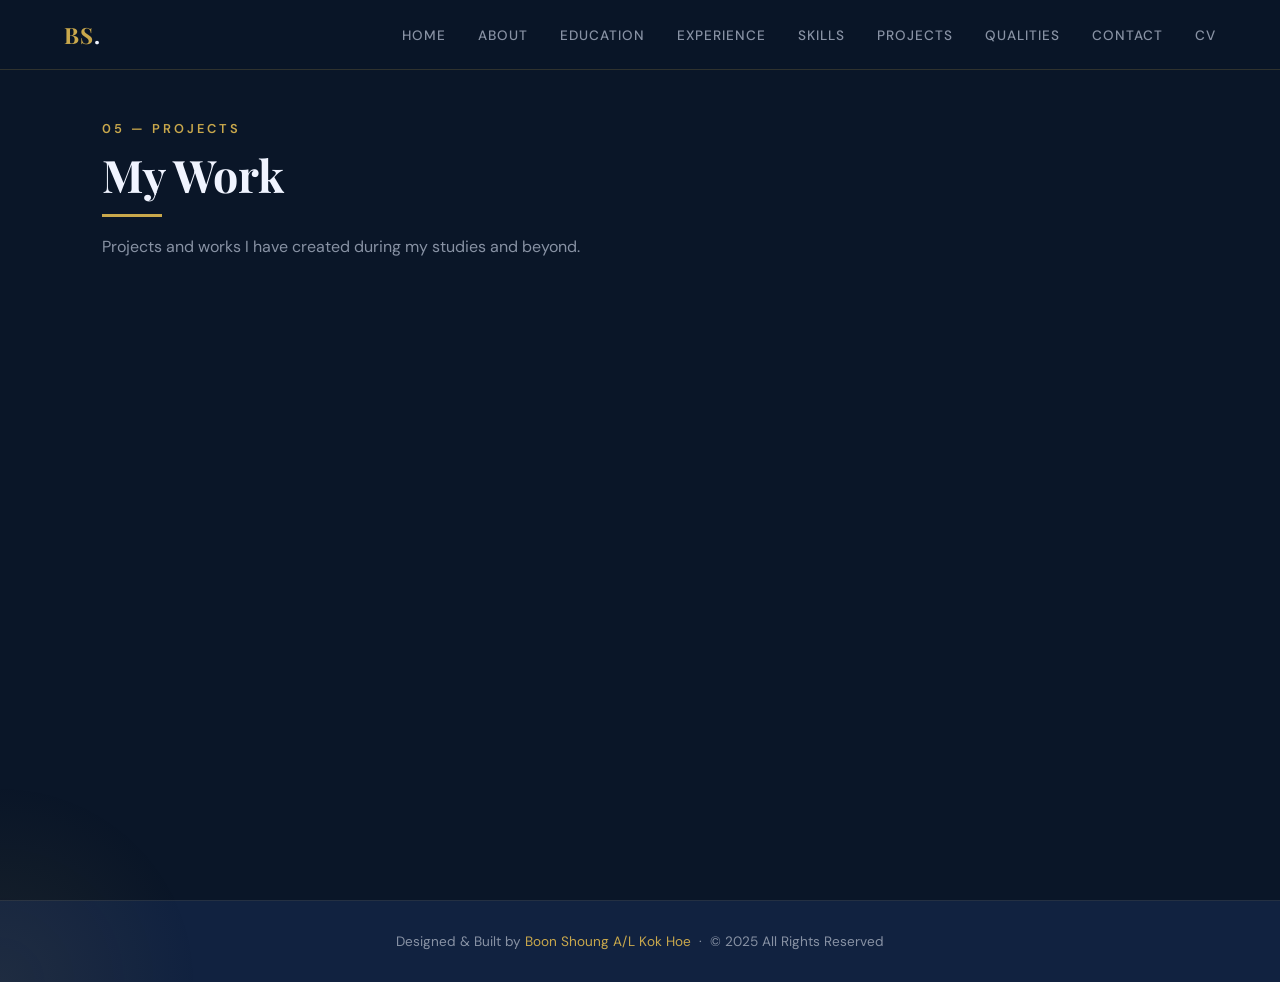
<file: projects.html>
<!DOCTYPE html>
<html lang="en">
<head>
<meta charset="UTF-8">
<meta name="viewport" content="width=device-width, initial-scale=1.0">
<title>Projects | Boon Shoung Portfolio</title>
<link href="https://fonts.googleapis.com/css2?family=Playfair+Display:wght@400;700;900&family=DM+Sans:wght@300;400;500;600&display=swap" rel="stylesheet">
<link rel="stylesheet" href="https://cdnjs.cloudflare.com/ajax/libs/font-awesome/6.5.0/css/all.min.css">
<link rel="stylesheet" href="css/style.css">
</head>
<body>

<!-- NAV -->
<nav id="navbar">
  <div class="nav-logo">BS<span>.</span></div>
  <ul class="nav-links" id="navLinks">
    <li><a href="index.html">Home</a></li>
    <li><a href="about.html">About</a></li>
    <li><a href="education.html">Education</a></li>
    <li><a href="experience.html">Experience</a></li>
    <li><a href="skills.html">Skills</a></li>
    <li><a href="projects.html" class="active">Projects</a></li>
    <li><a href="qualities.html">Qualities</a></li>
    <li><a href="contact.html">Contact</a></li>
    <li><a href="cv.html">CV</a></li>
  </ul>
  <div class="hamburger" id="hamburger" onclick="toggleNav()">
    <span></span><span></span><span></span>
  </div>
</nav>

<!-- PROJECTS -->
<section id="projects">
  <div class="section-header reveal">
    <p class="section-tag">05 — Projects</p>
    <h2 class="section-title">My Work</h2>
    <p class="section-subtitle">Projects and works I have created during my studies and beyond.</p>
  </div>
  <div class="projects-grid" id="projects-container">
    <div class="project-placeholder reveal" id="projects-loading">
      <i class="fas fa-spinner fa-spin"></i>
      <p>Loading projects...</p>
    </div>
  </div>
</section>

<!-- FOOTER -->
<footer>
  <p>Designed & Built by <span>Boon Shoung A/L Kok Hoe</span> &nbsp;·&nbsp; © 2025 All Rights Reserved</p>
</footer>

<script src="js/script.js"></script>
</body>
</html>
</file>
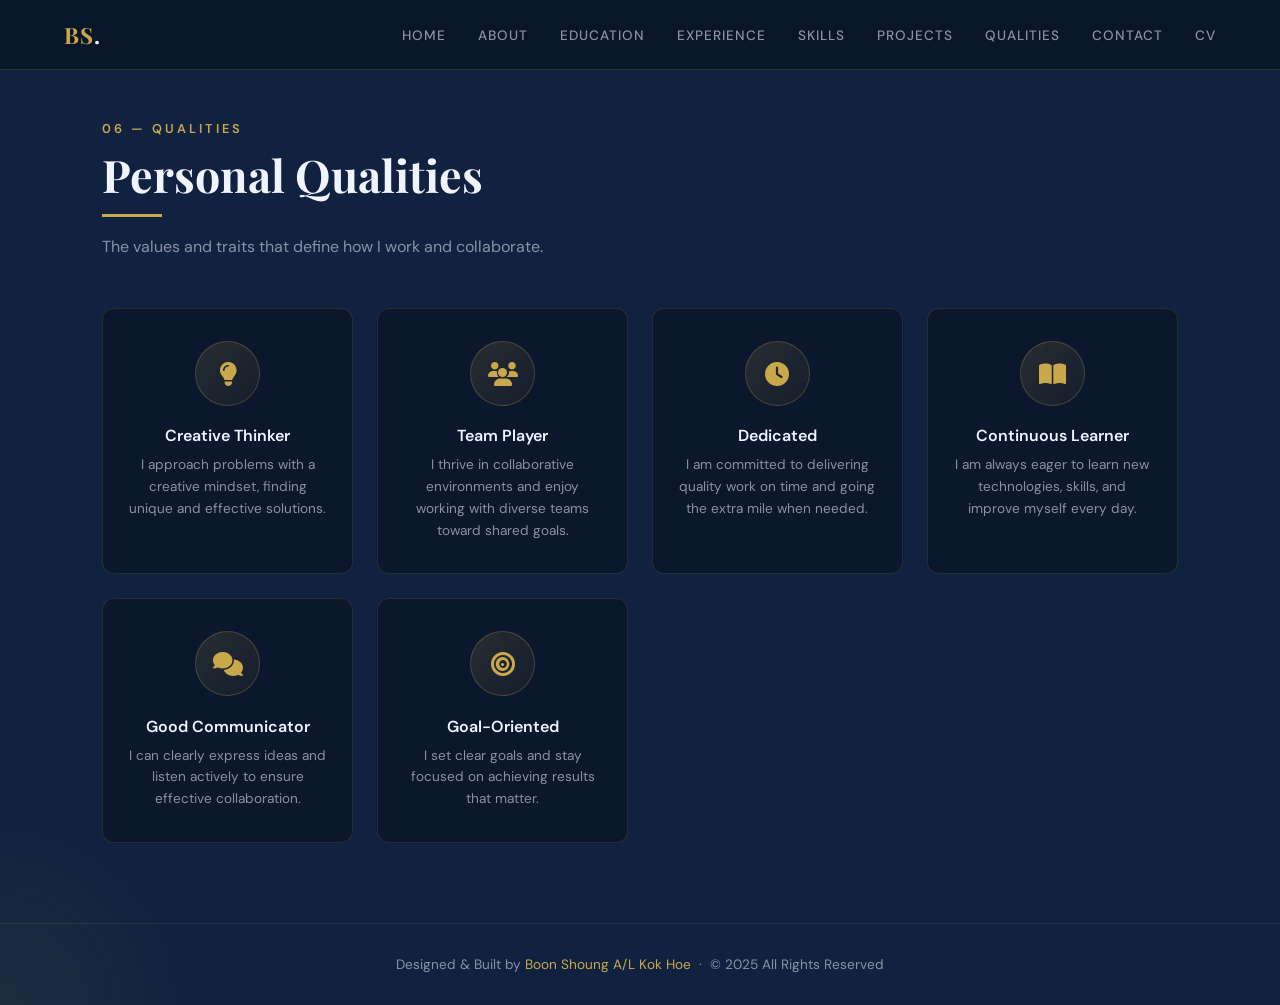
<file: qualities.html>
<!DOCTYPE html>
<html lang="en">
<head>
<meta charset="UTF-8">
<meta name="viewport" content="width=device-width, initial-scale=1.0">
<title>Qualities | Boon Shoung Portfolio</title>
<link href="https://fonts.googleapis.com/css2?family=Playfair+Display:wght@400;700;900&family=DM+Sans:wght@300;400;500;600&display=swap" rel="stylesheet">
<link rel="stylesheet" href="https://cdnjs.cloudflare.com/ajax/libs/font-awesome/6.5.0/css/all.min.css">
<link rel="stylesheet" href="css/style.css">
</head>
<body>

<!-- NAV -->
<nav id="navbar">
  <div class="nav-logo">BS<span>.</span></div>
  <ul class="nav-links" id="navLinks">
    <li><a href="index.html">Home</a></li>
    <li><a href="about.html">About</a></li>
    <li><a href="education.html">Education</a></li>
    <li><a href="experience.html">Experience</a></li>
    <li><a href="skills.html">Skills</a></li>
    <li><a href="projects.html">Projects</a></li>
    <li><a href="qualities.html" class="active">Qualities</a></li>
    <li><a href="contact.html">Contact</a></li>
    <li><a href="cv.html">CV</a></li>
  </ul>
  <div class="hamburger" id="hamburger" onclick="toggleNav()">
    <span></span><span></span><span></span>
  </div>
</nav>

<!-- QUALITIES -->
<section id="qualities">
  <div class="section-header reveal">
    <p class="section-tag">06 — Qualities</p>
    <h2 class="section-title">Personal Qualities</h2>
    <p class="section-subtitle">The values and traits that define how I work and collaborate.</p>
  </div>
  <div class="qualities-grid stagger-reveal">
    <div class="quality-card">
      <div class="quality-icon"><i class="fas fa-lightbulb"></i></div>
      <h4 class="quality-title">Creative Thinker</h4>
      <p class="quality-desc">I approach problems with a creative mindset, finding unique and effective solutions.</p>
    </div>
    <div class="quality-card">
      <div class="quality-icon"><i class="fas fa-users"></i></div>
      <h4 class="quality-title">Team Player</h4>
      <p class="quality-desc">I thrive in collaborative environments and enjoy working with diverse teams toward shared goals.</p>
    </div>
    <div class="quality-card">
      <div class="quality-icon"><i class="fas fa-clock"></i></div>
      <h4 class="quality-title">Dedicated</h4>
      <p class="quality-desc">I am committed to delivering quality work on time and going the extra mile when needed.</p>
    </div>
    <div class="quality-card">
      <div class="quality-icon"><i class="fas fa-book-open"></i></div>
      <h4 class="quality-title">Continuous Learner</h4>
      <p class="quality-desc">I am always eager to learn new technologies, skills, and improve myself every day.</p>
    </div>
    <div class="quality-card">
      <div class="quality-icon"><i class="fas fa-comments"></i></div>
      <h4 class="quality-title">Good Communicator</h4>
      <p class="quality-desc">I can clearly express ideas and listen actively to ensure effective collaboration.</p>
    </div>
    <div class="quality-card reveal">
      <div class="quality-icon"><i class="fas fa-bullseye"></i></div>
      <h4 class="quality-title">Goal-Oriented</h4>
      <p class="quality-desc">I set clear goals and stay focused on achieving results that matter.</p>
    </div>
  </div>
</section>

<!-- FOOTER -->
<footer>
  <p>Designed & Built by <span>Boon Shoung A/L Kok Hoe</span> &nbsp;·&nbsp; © 2025 All Rights Reserved</p>
</footer>

<script src="js/script.js"></script>
</body>
</html>
</file>
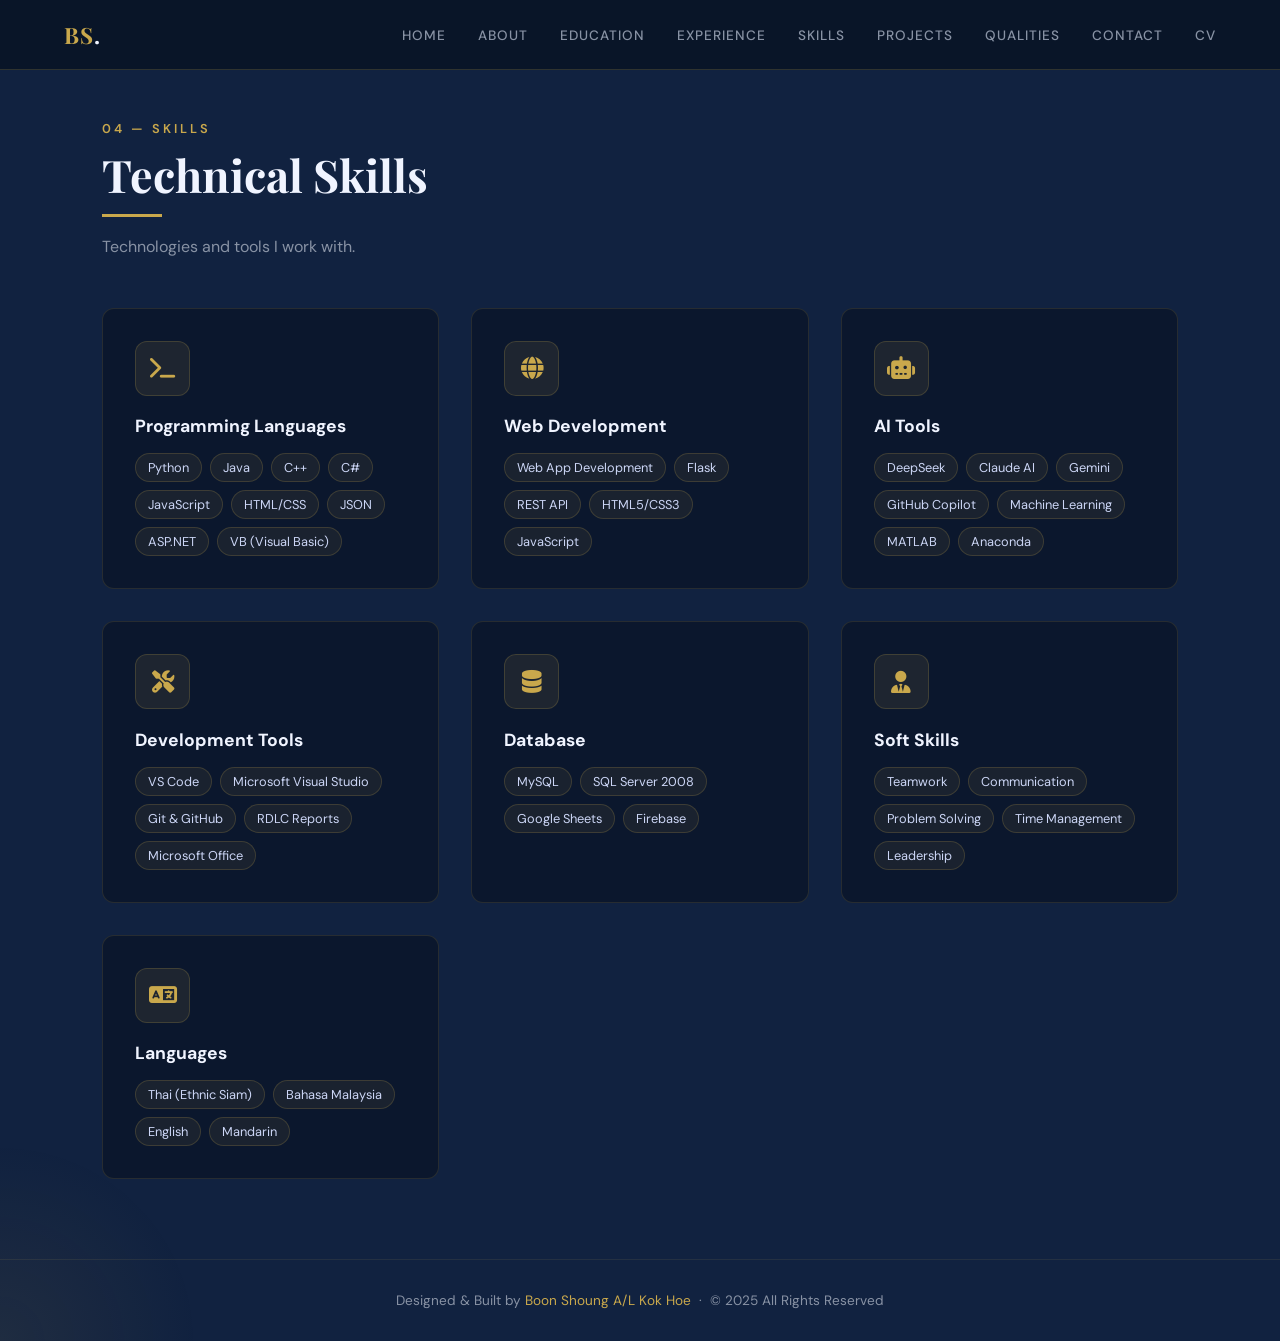
<file: skills.html>
<!DOCTYPE html>
<html lang="en">
<head>
<meta charset="UTF-8">
<meta name="viewport" content="width=device-width, initial-scale=1.0">
<title>Skills | Boon Shoung Portfolio</title>
<link href="https://fonts.googleapis.com/css2?family=Playfair+Display:wght@400;700;900&family=DM+Sans:wght@300;400;500;600&display=swap" rel="stylesheet">
<link rel="stylesheet" href="https://cdnjs.cloudflare.com/ajax/libs/font-awesome/6.5.0/css/all.min.css">
<link rel="stylesheet" href="css/style.css">
</head>
<body>

<!-- NAV -->
<nav id="navbar">
  <div class="nav-logo">BS<span>.</span></div>
  <ul class="nav-links" id="navLinks">
    <li><a href="index.html">Home</a></li>
    <li><a href="about.html">About</a></li>
    <li><a href="education.html">Education</a></li>
    <li><a href="experience.html">Experience</a></li>
    <li><a href="skills.html" class="active">Skills</a></li>
    <li><a href="projects.html">Projects</a></li>
    <li><a href="qualities.html">Qualities</a></li>
    <li><a href="contact.html">Contact</a></li>
    <li><a href="cv.html">CV</a></li>
  </ul>
  <div class="hamburger" id="hamburger" onclick="toggleNav()">
    <span></span><span></span><span></span>
  </div>
</nav>

<!-- SKILLS -->
<section id="skills">
  <div class="section-header reveal">
    <p class="section-tag">04 — Skills</p>
    <h2 class="section-title">Technical Skills</h2>
    <p class="section-subtitle">Technologies and tools I work with.</p>
  </div>
  <div class="skills-grid stagger-reveal">
    <!-- Category 1: Programming Languages -->
    <div class="skill-card">
      <div class="skill-card-icon"><i class="fas fa-terminal"></i></div>
      <h3>Programming Languages</h3>
      <ul class="skill-list">
        <li class="skill-tag">Python</li>
        <li class="skill-tag">Java</li>
        <li class="skill-tag">C++</li>
        <li class="skill-tag">C#</li>
        <li class="skill-tag">JavaScript</li>
        <li class="skill-tag">HTML/CSS</li>
        <li class="skill-tag">JSON</li>
        <li class="skill-tag">ASP.NET</li>
        <li class="skill-tag">VB (Visual Basic)</li>
      </ul>
    </div>

    <!-- Category 2: Web Development -->
    <div class="skill-card">
      <div class="skill-card-icon"><i class="fas fa-globe"></i></div>
      <h3>Web Development</h3>
      <ul class="skill-list">
        <li class="skill-tag">Web App Development</li>
        <li class="skill-tag">Flask</li>
        <li class="skill-tag">REST API</li>
        <li class="skill-tag">HTML5/CSS3</li>
        <li class="skill-tag">JavaScript</li>
      </ul>
    </div>

    <!-- Category 3: AI Tools -->
    <div class="skill-card">
      <div class="skill-card-icon"><i class="fas fa-robot"></i></div>
      <h3>AI Tools</h3>
      <ul class="skill-list">
        <li class="skill-tag">DeepSeek</li>
        <li class="skill-tag">Claude AI</li>
        <li class="skill-tag">Gemini</li>
        <li class="skill-tag">GitHub Copilot</li>
        <li class="skill-tag">Machine Learning</li>
        <li class="skill-tag">MATLAB</li>
        <li class="skill-tag">Anaconda</li>
      </ul>
    </div>

    <!-- Category 4: Development Tools -->
    <div class="skill-card reveal">
      <div class="skill-card-icon"><i class="fas fa-tools"></i></div>
      <h3>Development Tools</h3>
      <ul class="skill-list">
        <li class="skill-tag">VS Code</li>
        <li class="skill-tag">Microsoft Visual Studio</li>
        <li class="skill-tag">Git & GitHub</li>
        <li class="skill-tag">RDLC Reports</li>
        <li class="skill-tag">Microsoft Office</li>
      </ul>
    </div>

    <!-- Category 5: Database -->
    <div class="skill-card reveal">
      <div class="skill-card-icon"><i class="fas fa-database"></i></div>
      <h3>Database</h3>
      <ul class="skill-list">
        <li class="skill-tag">MySQL</li>
        <li class="skill-tag">SQL Server 2008</li>
        <li class="skill-tag">Google Sheets</li>
        <li class="skill-tag">Firebase</li>
      </ul>
    </div>

    <!-- Category 6: Soft Skills -->
    <div class="skill-card reveal">
      <div class="skill-card-icon"><i class="fas fa-user-tie"></i></div>
      <h3>Soft Skills</h3>
      <ul class="skill-list">
        <li class="skill-tag">Teamwork</li>
        <li class="skill-tag">Communication</li>
        <li class="skill-tag">Problem Solving</li>
        <li class="skill-tag">Time Management</li>
        <li class="skill-tag">Leadership</li>
      </ul>
    </div>

    <!-- Category 7: Languages -->
    <div class="skill-card reveal">
      <div class="skill-card-icon"><i class="fas fa-language"></i></div>
      <h3>Languages</h3>
      <ul class="skill-list">
        <li class="skill-tag">Thai (Ethnic Siam)</li>
        <li class="skill-tag">Bahasa Malaysia</li>
        <li class="skill-tag">English</li>
        <li class="skill-tag">Mandarin</li>
      </ul>
    </div>
  </div>
</section>

<!-- FOOTER -->
<footer>
  <p>Designed & Built by <span>Boon Shoung A/L Kok Hoe</span> &nbsp;·&nbsp; © 2025 All Rights Reserved</p>
</footer>

<script src="js/script.js"></script>
</body>
</html>
</file>
<file: css/style.css>
:root {
  --navy: #0a1628;
  --navy2: #112240;
  --navy3: #1a3a5c;
  --gold: #c9a84c;
  --gold2: #e8c56d;
  --white: #f0f4ff;
  --grey: #8892a4;
  --light: #ccd6f6;
  --accent: #64ffda;
}

* { margin: 0; padding: 0; box-sizing: border-box; scroll-behavior: smooth; }

body {
  background: var(--navy);
  color: var(--light);
  font-family: 'DM Sans', sans-serif;
  overflow-x: hidden;
  width: 100%;
  -webkit-text-size-adjust: 100%;
  text-size-adjust: 100%;
}

/* ── SCROLLBAR ── */
::-webkit-scrollbar { width: 6px; }
::-webkit-scrollbar-track { background: var(--navy); }
::-webkit-scrollbar-thumb { background: var(--gold); border-radius: 3px; }

/* ── NAV ── */
nav {
  position: fixed; top: 0; width: 100%; z-index: 999;
  background: rgba(10,22,40,0.95);
  -webkit-backdrop-filter: blur(12px);
  backdrop-filter: blur(12px);
  border-bottom: 1px solid rgba(201,168,76,0.2);
  padding: 0 5%;
  display: flex; align-items: center; justify-content: space-between;
  height: 70px;
  transition: all 0.3s;
}
.nav-logo {
  font-family: 'Playfair Display', serif;
  font-size: 1.4rem; font-weight: 700;
  color: var(--gold);
  letter-spacing: 1px;
}
.nav-logo span { color: var(--white); }
.nav-links { display: flex; gap: 2rem; list-style: none; }
.nav-links a {
  color: var(--grey); text-decoration: none;
  font-size: 0.85rem; font-weight: 500; letter-spacing: 1px;
  text-transform: uppercase;
  transition: color 0.3s;
  position: relative;
}
.nav-links a::after {
  content: ''; position: absolute; bottom: -4px; left: 0;
  width: 0; height: 2px; background: var(--gold);
  transition: width 0.3s;
}
.nav-links a:hover { color: var(--gold); }
.nav-links a:hover::after { width: 100%; }
.hamburger { display: none; flex-direction: column; gap: 5px; cursor: pointer; }
.hamburger span { width: 24px; height: 2px; background: var(--gold); transition: 0.3s; }

/* ── SECTIONS ── */
section { min-height: 100vh; padding: 120px 8% 80px; }

/* ── HERO ── */
#home {
  display: flex; align-items: center; justify-content: center;
  position: relative; overflow: hidden;
  background: radial-gradient(ellipse at 20% 50%, rgba(28,60,100,0.5) 0%, transparent 60%),
              radial-gradient(ellipse at 80% 20%, rgba(201,168,76,0.08) 0%, transparent 50%);
}
.hero-bg {
  position: absolute; inset: 0; overflow: hidden; pointer-events: none;
}
.hero-bg::before {
  content: '';
  position: absolute; top: -50%; left: -50%;
  width: 200%; height: 200%;
  background: repeating-linear-gradient(
    45deg, transparent, transparent 40px,
    rgba(201,168,76,0.015) 40px, rgba(201,168,76,0.015) 41px
  );
}
.hero-content { position: relative; z-index: 2; max-width: 800px; }
.hero-greeting {
  color: var(--gold); font-size: 1rem; font-weight: 500;
  letter-spacing: 3px; text-transform: uppercase;
  margin-bottom: 1rem;
  opacity: 0; animation: fadeUp 0.8s 0.2s forwards;
}
.hero-name {
  font-family: 'Playfair Display', serif;
  font-size: clamp(2.5rem, 6vw, 5rem);
  font-weight: 900; line-height: 1.1;
  color: var(--white);
  margin-bottom: 1rem;
  opacity: 0; animation: fadeUp 0.8s 0.4s forwards;
}
.hero-name span { color: var(--gold); }
.hero-title {
  font-size: clamp(1.1rem, 2.5vw, 1.6rem);
  color: var(--grey); font-weight: 300;
  margin-bottom: 1.5rem;
  opacity: 0; animation: fadeUp 0.8s 0.6s forwards;
}
.hero-desc {
  font-size: 1rem; color: var(--grey); line-height: 1.8;
  max-width: 520px; margin-bottom: 2.5rem;
  opacity: 0; animation: fadeUp 0.8s 0.8s forwards;
}
.hero-btns {
  display: flex; gap: 1rem; flex-wrap: wrap;
  opacity: 0; animation: fadeUp 0.8s 1s forwards;
}
.btn-primary {
  padding: 14px 32px; background: var(--gold);
  color: var(--navy); font-weight: 600; font-size: 0.9rem;
  border: none; border-radius: 4px; cursor: pointer;
  text-decoration: none; letter-spacing: 1px;
  transition: all 0.3s; text-transform: uppercase;
}
.btn-primary:hover { background: var(--gold2); transform: translateY(-2px); box-shadow: 0 8px 25px rgba(201,168,76,0.3); }
.btn-outline {
  padding: 14px 32px; background: transparent;
  color: var(--gold); font-weight: 600; font-size: 0.9rem;
  border: 1px solid var(--gold); border-radius: 4px; cursor: pointer;
  text-decoration: none; letter-spacing: 1px;
  transition: all 0.3s; text-transform: uppercase;
}
.btn-outline:hover { background: rgba(201,168,76,0.1); transform: translateY(-2px); }

.btn-primary, .btn-outline, .social-btn, .contact-item, .media-icon-btn {
  transition: transform 0.3s cubic-bezier(0.175, 0.885, 0.32, 1.275), background 0.3s, box-shadow 0.3s;
}

.hero-scroll {
  position: absolute; bottom: 40px; left: 50%; transform: translateX(-50%);
  display: flex; flex-direction: column; align-items: center; gap: 8px;
  color: var(--grey); font-size: 0.75rem; letter-spacing: 2px;
  animation: bounce 2s infinite;
}
.hero-scroll i { font-size: 1.2rem; color: var(--gold); }

/* ── SECTION TITLE ── */
.section-header { margin-bottom: 3rem; }
.section-tag {
  color: var(--gold); font-size: 0.8rem; font-weight: 600;
  letter-spacing: 3px; text-transform: uppercase; margin-bottom: 0.5rem;
}
.section-title {
  font-family: 'Playfair Display', serif;
  font-size: clamp(1.8rem, 4vw, 2.8rem);
  font-weight: 700; color: var(--white);
  position: relative; display: inline-block;
}
.section-title::after {
  content: ''; display: block;
  width: 60px; height: 3px; background: var(--gold);
  margin-top: 10px;
}
.section-subtitle { color: var(--grey); margin-top: 1rem; max-width: 500px; line-height: 1.7; }

/* ── ABOUT ── */
#about { background: var(--navy2); }
.about-grid {
  display: grid; grid-template-columns: 1fr 1.5fr; gap: 5rem; align-items: center;
}
.about-img-wrap {
  position: relative;
}
.about-img-frame {
  width: 100%;
  aspect-ratio: 1 / 1.2;
  background: linear-gradient(135deg, var(--navy3), var(--navy));
  border: 2px solid rgba(201,168,76,0.3);
  border-radius: 8px;
  position: relative; overflow: hidden;
}
.about-img-frame::before {
  content: '';
  position: absolute; inset: 0;
  background: repeating-linear-gradient(
    -45deg, transparent, transparent 10px,
    rgba(201,168,76,0.03) 10px, rgba(201,168,76,0.03) 11px
  );
}
.about-img-placeholder {
  position: absolute; inset: 0;
  display: flex; flex-direction: column; align-items: center; justify-content: center;
  gap: 1rem;
}
.about-img-placeholder i { font-size: 5rem; color: rgba(201,168,76,0.3); }
.about-img-placeholder p { color: var(--grey); font-size: 0.85rem; letter-spacing: 1px; }
.about-frame-deco {
  position: absolute; bottom: -15px; right: -15px;
  width: 80%; height: 80%;
  border: 2px solid rgba(201,168,76,0.15);
  border-radius: 8px; z-index: -1;
}
.about-info h3 {
  font-family: 'Playfair Display', serif;
  font-size: 1.8rem; color: var(--white); margin-bottom: 1rem;
}
.about-info p { color: var(--grey); line-height: 1.9; margin-bottom: 1.5rem; }
.about-details { display: grid; grid-template-columns: 1fr 1fr; gap: 1rem; margin-bottom: 2rem; }
.detail-item { display: flex; flex-direction: column; gap: 3px; }
.detail-label { font-size: 0.75rem; color: var(--gold); letter-spacing: 2px; text-transform: uppercase; }
.detail-value { font-size: 0.9rem; color: var(--light); font-weight: 500; }
.about-socials { display: flex; gap: 1rem; }
.social-btn {
  width: 42px; height: 42px;
  border: 1px solid rgba(201,168,76,0.3);
  border-radius: 50%; display: flex; align-items: center; justify-content: center;
  color: var(--grey); text-decoration: none; font-size: 1rem;
  transition: all 0.3s;
}
.social-btn:hover { border-color: var(--gold); color: var(--gold); transform: translateY(-3px); }

/* ── EDUCATION ── */
#education { background: var(--navy); }
.edu-timeline { position: relative; padding-left: 2rem; }
.edu-timeline::before {
  content: ''; position: absolute; left: 0; top: 0; bottom: 0;
  width: 2px; background: linear-gradient(to bottom, var(--gold), transparent);
}
.edu-item {
  position: relative; margin-bottom: 3rem;
  background: rgba(17,34,64,0.6);
  border: 1px solid rgba(201,168,76,0.15);
  border-radius: 12px; padding: 2rem;
  transition: all 0.3s;
}
.edu-item:hover {
  border-color: rgba(201,168,76,0.4);
  transform: translateX(8px);
  box-shadow: 0 10px 40px rgba(0,0,0,0.3);
}
.edu-item::before {
  content: ''; position: absolute;
  left: -2.6rem; top: 2rem;
  width: 14px; height: 14px;
  background: var(--gold); border-radius: 50%;
  border: 3px solid var(--navy);
  box-shadow: 0 0 0 3px rgba(201,168,76,0.3);
}
.edu-year {
  display: inline-block;
  background: rgba(201,168,76,0.15);
  color: var(--gold); font-size: 0.8rem;
  padding: 4px 12px; border-radius: 20px;
  font-weight: 600; letter-spacing: 1px;
  margin-bottom: 0.8rem;
}
.edu-school {
  font-family: 'Playfair Display', serif;
  font-size: 1.3rem; color: var(--white); margin-bottom: 0.3rem;
}
.edu-degree { color: var(--gold2); font-weight: 500; margin-bottom: 0.3rem; }
.edu-field { color: var(--grey); font-size: 0.9rem; }
.edu-badge {
  position: absolute; top: 1.5rem; right: 1.5rem;
  width: 50px; height: 50px;
  background: rgba(201,168,76,0.1);
  border: 1px solid rgba(201,168,76,0.2);
  border-radius: 50%; display: flex; align-items: center; justify-content: center;
  color: var(--gold); font-size: 1.2rem;
}

.edu-map-btn {
  display: inline-flex;
  align-items: center;
  justify-content: center;
  width: 28px;
  height: 28px;
  background: rgba(201, 168, 76, 0.1);
  border: 1px solid rgba(201, 168, 76, 0.3);
  border-radius: 6px;
  color: var(--gold);
  font-size: 0.8rem;
  margin-left: 10px;
  transition: all 0.3s;
  vertical-align: middle;
}
.edu-map-btn:hover {
  background: var(--gold);
  color: var(--navy);
  transform: translateY(-2px);
  box-shadow: 0 4px 10px rgba(201, 168, 76, 0.3);
}

/* ── SKILLS ── */
#skills { background: var(--navy2); }
.skills-grid { display: grid; grid-template-columns: repeat(auto-fit, minmax(280px, 1fr)); gap: 2rem; }
.skill-card {
  background: rgba(10,22,40,0.8);
  border: 1px solid rgba(201,168,76,0.15);
  border-radius: 12px; padding: 2rem;
  transition: all 0.3s;
}
.skill-card:hover {
  border-color: rgba(201,168,76,0.4);
  transform: translateY(-6px);
  box-shadow: 0 20px 50px rgba(0,0,0,0.4);
}
.skill-card-icon {
  width: 55px; height: 55px;
  background: rgba(201,168,76,0.1);
  border: 1px solid rgba(201,168,76,0.2);
  border-radius: 12px; display: flex; align-items: center; justify-content: center;
  color: var(--gold); font-size: 1.4rem; margin-bottom: 1.2rem;
}
.skill-card h3 { color: var(--white); font-size: 1.1rem; margin-bottom: 1rem; }
.skill-list { list-style: none; display: flex; flex-wrap: wrap; gap: 0.5rem; }
.skill-tag {
  background: rgba(201,168,76,0.08);
  border: 1px solid rgba(201,168,76,0.2);
  color: var(--light); font-size: 0.8rem;
  padding: 5px 12px; border-radius: 20px;
  transition: all 0.2s;
}
.skill-tag:hover { background: rgba(201,168,76,0.2); color: var(--gold); }

/* ── PROJECTS ── */
#projects { background: var(--navy); }
.projects-grid { display: grid; grid-template-columns: repeat(auto-fit, minmax(300px, 1fr)); gap: 2rem; }
.project-card {
  background: rgba(17,34,64,0.6);
  border: 1px solid rgba(201,168,76,0.15);
  border-radius: 12px; overflow: hidden;
  transition: all 0.3s;
}
.project-card:hover {
  border-color: rgba(201,168,76,0.4);
  transform: translateY(-8px);
  box-shadow: 0 25px 60px rgba(0,0,0,0.5);
}
.project-img {
  height: 200px;
  background: linear-gradient(135deg, var(--navy3), var(--navy2));
  display: flex; align-items: center; justify-content: center;
  font-size: 3rem; color: rgba(201,168,76,0.3);
  position: relative; overflow: hidden;
}
.project-img::before {
  content: ''; position: absolute; inset: 0;
  background: repeating-linear-gradient(
    45deg, transparent, transparent 20px,
    rgba(201,168,76,0.02) 20px, rgba(201,168,76,0.02) 21px
  );
}
.project-num {
  position: absolute; top: 1rem; left: 1rem;
  font-family: 'Playfair Display', serif;
  font-size: 3rem; font-weight: 900;
  color: rgba(201,168,76,0.08); line-height: 1;
}
.project-body { padding: 1.5rem; }
.project-tags { display: flex; gap: 0.5rem; flex-wrap: wrap; margin-bottom: 1rem; }
.project-tag {
  font-size: 0.7rem; color: var(--gold);
  background: rgba(201,168,76,0.1);
  border: 1px solid rgba(201,168,76,0.2);
  padding: 3px 10px; border-radius: 20px;
  letter-spacing: 1px; text-transform: uppercase;
}
.project-title { font-family: 'Playfair Display', serif; font-size: 1.2rem; color: var(--white); margin-bottom: 0.6rem; }
.project-desc { color: var(--grey); font-size: 0.9rem; line-height: 1.7; }
.project-media {
  display: flex;
  gap: 12px;
  margin-top: 15px;
  flex-wrap: wrap;
}
.media-icon-btn {
  width: 38px;
  height: 38px;
  border-radius: 50%;
  background: rgba(201, 168, 76, 0.1);
  border: 1px solid rgba(201, 168, 76, 0.2);
  color: var(--gold);
  display: flex;
  align-items: center;
  justify-content: center;
  font-size: 1.1rem;
  transition: all 0.3s;
  text-decoration: none;
}
.media-icon-btn:hover {
  background: var(--gold);
  color: var(--navy);
  transform: translateY(-3px);
  box-shadow: 0 5px 15px rgba(201, 168, 124, 0.3);
}
.media-icon-btn.has-poster {
  width: 50px;
  height: 38px;
  border-radius: 6px;
  overflow: hidden;
  position: relative;
}
.media-icon-btn.has-poster .poster-img {
  position: absolute;
  inset: 0;
  width: 100%;
  height: 100%;
  object-fit: cover;
  opacity: 0.5;
  transition: all 0.3s ease;
}
.media-icon-btn.has-poster i {
  position: relative;
  z-index: 2;
  font-size: 0.9rem;
  transition: all 0.3s ease;
}
.media-icon-btn.has-poster:hover {
  background: var(--navy3);
}
.media-icon-btn.has-poster:hover .poster-img {
  opacity: 1;
  transform: scale(1.1);
}
.media-icon-btn.has-poster:hover i {
  transform: scale(1.2);
  color: var(--gold);
}
.project-placeholder {
  border: 2px dashed rgba(201,168,76,0.2);
  background: rgba(201,168,76,0.02);
  display: flex; flex-direction: column; align-items: center; justify-content: center;
  gap: 0.5rem; padding: 3rem;
  border-radius: 12px; text-align: center;
}

/* --- PROJECT DETAIL PAGE --- */
.project-detail {
  padding: 120px 8% 80px;
  max-width: 1200px;
  margin: 0 auto;
}

.project-header {
  margin-bottom: 4rem;
  text-align: center;
  max-width: 800px;
  margin-left: auto;
  margin-right: auto;
}

.project-header h1 {
  font-family: 'Playfair Display', serif;
  font-size: 4rem;
  color: var(--white);
  margin-bottom: 2rem;
  font-weight: 900;
  letter-spacing: -1px;
}

.project-meta {
  display: flex;
  justify-content: center;
  gap: 4rem;
  margin-bottom: 2.5rem;
  flex-wrap: wrap;
}

.meta-item {
  display: flex;
  flex-direction: column;
  gap: 0.8rem;
  align-items: center;
}

.meta-label {
  font-size: 0.8rem;
  color: var(--gold);
  text-transform: uppercase;
  letter-spacing: 3px;
  font-weight: 700;
  opacity: 0.8;
}

.meta-value {
  color: var(--light);
  font-size: 1.2rem;
  font-weight: 500;
  text-align: center;
}

.project-content {
  color: var(--grey);
  line-height: 2;
  font-size: 1.2rem;
  background: linear-gradient(135deg, rgba(17,34,64,0.6), rgba(17,34,64,0.3));
  padding: 4rem;
  border-radius: 20px;
  border: 1px solid rgba(201,168,76,0.1);
  text-align: center;
  max-width: 900px;
  margin: 3rem auto;
  box-shadow: 0 20px 50px rgba(0,0,0,0.3);
}

.project-content p {
  margin-bottom: 0;
}
.project-placeholder i { font-size: 2rem; color: rgba(201,168,76,0.3); }
.project-placeholder p { color: var(--grey); font-size: 0.9rem; }

/* ── QUALITIES ── */
#qualities { background: var(--navy2); }
.qualities-grid { display: grid; grid-template-columns: repeat(auto-fit, minmax(220px, 1fr)); gap: 1.5rem; }
.quality-card {
  background: rgba(10,22,40,0.8);
  border: 1px solid rgba(201,168,76,0.15);
  border-radius: 12px; padding: 2rem 1.5rem; text-align: center;
  transition: all 0.3s;
}
.quality-card:hover {
  border-color: var(--gold);
  transform: translateY(-6px);
  box-shadow: 0 0 30px rgba(201,168,76,0.15);
}
.quality-icon {
  width: 65px; height: 65px; margin: 0 auto 1.2rem;
  background: linear-gradient(135deg, rgba(201,168,76,0.15), rgba(201,168,76,0.05));
  border: 1px solid rgba(201,168,76,0.25);
  border-radius: 50%; display: flex; align-items: center; justify-content: center;
  font-size: 1.5rem; color: var(--gold);
  transition: all 0.3s;
}
.quality-card:hover .quality-icon { background: var(--gold); color: var(--navy); }
.quality-title { color: var(--white); font-weight: 600; margin-bottom: 0.5rem; }
.quality-desc { color: var(--grey); font-size: 0.85rem; line-height: 1.6; }

/* ── CONTACT ── */
#contact { background: var(--navy); }
.contact-grid { display: grid; grid-template-columns: 1fr 1.2fr; gap: 4rem; }
.contact-info-wrap h3 {
  font-family: 'Playfair Display', serif;
  font-size: 1.5rem; color: var(--white); margin-bottom: 0.8rem;
}
.contact-info-wrap p { color: var(--grey); line-height: 1.8; margin-bottom: 2rem; }
.contact-items { display: flex; flex-direction: column; gap: 1.2rem; }
.contact-item {
  display: flex; align-items: center; gap: 1.2rem;
  padding: 1rem 1.2rem;
  background: rgba(17,34,64,0.6);
  border: 1px solid rgba(201,168,76,0.1);
  border-radius: 10px; transition: all 0.3s;
  text-decoration: none;
  color: var(--light);
}
.contact-item:hover { border-color: rgba(201,168,76,0.4); transform: translateX(6px); color: var(--gold); }
.contact-item-icon {
  width: 44px; height: 44px; flex-shrink: 0;
  background: rgba(201,168,76,0.1);
  border: 1px solid rgba(201,168,76,0.2);
  border-radius: 10px; display: flex; align-items: center; justify-content: center;
  color: var(--gold); font-size: 1rem;
}
.contact-item-text { display: flex; flex-direction: column; }
.contact-item-label { font-size: 0.75rem; color: var(--gold); letter-spacing: 1px; text-transform: uppercase; }
.contact-item-value { color: var(--light); font-size: 0.9rem; font-weight: 500; }

/* Contact Form */
.contact-form { display: flex; flex-direction: column; gap: 1.2rem; }
.form-group { display: flex; flex-direction: column; gap: 0.4rem; }
.form-group label { font-size: 0.8rem; color: var(--gold); letter-spacing: 1px; text-transform: uppercase; }
.form-group input, .form-group textarea {
  background: rgba(17,34,64,0.8);
  border: 1px solid rgba(201,168,76,0.2);
  border-radius: 8px; padding: 12px 16px;
  color: var(--light); font-family: 'DM Sans', sans-serif;
  font-size: 0.9rem; transition: all 0.3s; outline: none;
  resize: none;
}
.form-group input:focus, .form-group textarea:focus {
  border-color: var(--gold);
  background: rgba(17,34,64,1);
  box-shadow: 0 0 0 3px rgba(201,168,76,0.1);
}
.form-group input::placeholder, .form-group textarea::placeholder { color: var(--grey); }
.form-row { display: grid; grid-template-columns: 1fr 1fr; gap: 1.2rem; }
.btn-submit {
  padding: 14px 32px; background: var(--gold);
  color: var(--navy); font-weight: 700; font-size: 0.9rem;
  border: none; border-radius: 8px; cursor: pointer;
  text-transform: uppercase; letter-spacing: 1px;
  transition: all 0.3s; width: 100%;
  font-family: 'DM Sans', sans-serif;
}
.btn-submit:hover { background: var(--gold2); transform: translateY(-2px); box-shadow: 0 8px 25px rgba(201,168,76,0.3); }

/* ── FOOTER ── */
footer {
  background: var(--navy2);
  border-top: 1px solid rgba(201,168,76,0.1);
  padding: 2rem 8%; text-align: center;
  color: var(--grey); font-size: 0.85rem;
}
footer span { color: var(--gold); }

/* ── ANIMATIONS ── */
@keyframes fadeUp {
  from { opacity: 0; transform: translateY(30px); }
  to { opacity: 1; transform: translateY(0); }
}
@keyframes bounce {
  0%, 100% { transform: translateX(-50%) translateY(0); }
  50% { transform: translateX(-50%) translateY(-10px); }
}

/* Intersection Observer fade-in */
.reveal { opacity: 0; transform: translateY(40px); transition: all 0.8s cubic-bezier(0.4, 0, 0.2, 1); }
.reveal.visible { opacity: 1; transform: translateY(0); }

/* Staggered children reveal */
.stagger-reveal > * { opacity: 0; transform: translateY(30px); transition: all 0.6s cubic-bezier(0.4, 0, 0.2, 1); }
.stagger-reveal.visible > * { opacity: 1; transform: translateY(0); }

/* Float Animation */
@keyframes float {
  0%, 100% { transform: translateY(0) rotate(0deg); }
  33% { transform: translateY(-15px) rotate(2deg); }
  66% { transform: translateY(5px) rotate(-1deg); }
}
.float-anim { animation: float 6s ease-in-out infinite; }

/* Cursor Glow */
.cursor-glow {
  position: fixed;
  width: 400px;
  height: 400px;
  background: radial-gradient(circle, rgba(201, 168, 76, 0.08) 0%, transparent 70%);
  border-radius: 50%;
  pointer-events: none;
  z-index: 0;
  transform: translate(-50%, -50%);
  transition: width 0.3s, height 0.3s;
  display: none; /* Desktop only */
}
@media (min-width: 1024px) { .cursor-glow { display: block; } }

/* ── RESPONSIVE ── */
@media (max-width: 900px) {
  .about-grid { grid-template-columns: 1fr; gap: 3rem; }
  .about-img-wrap { 
    width: 100%;
    max-width: 280px; 
    margin: 0 auto; 
    min-height: 336px; /* 280 * 1.2 */
  }
  .about-info { text-align: center; }
  .about-details { text-align: left; margin-bottom: 2rem; }
  .about-info .btn-flex { 
    width: 100%; 
    justify-content: center; 
    box-sizing: border-box; 
    margin-bottom: 1.5rem;
  }
  .about-socials { 
    justify-content: center; 
    flex-wrap: wrap; 
    gap: 1rem; 
  }
  .reveal { opacity: 1 !important; transform: none !important; }
  .stagger-reveal > * { opacity: 1 !important; transform: none !important; }
  .nav-links { 
    display: none; 
    flex-direction: column; 
    position: absolute; 
    top: 70px; 
    left: 0; 
    width: 100%; 
    background: rgba(10,22,40,0.98); 
    padding: 2rem 5%; 
    gap: 1.5rem; 
    border-bottom: 1px solid rgba(201,168,76,0.1);
    -webkit-backdrop-filter: blur(15px);
    backdrop-filter: blur(15px);
  }
  .nav-links.open { display: flex; }
  .hamburger { display: flex; }
}
@media (max-width: 600px) {
  section { padding: 80px 6% 50px; }
  .hero-name { font-size: clamp(2.2rem, 10vw, 3.5rem); }
  .hero-btns { width: 100%; }
  .btn-primary, .btn-outline { width: 100%; text-align: center; }
  .form-row { grid-template-columns: 1fr; }
  .about-details { grid-template-columns: 1fr; }
}

/* --- PROJECT GALLERY --- */
.project-gallery {
  display: grid;
  grid-template-columns: repeat(auto-fill, minmax(200px, 1fr));
  gap: 1.5rem;
  margin: 2rem 0;
}

.gallery-item {
  position: relative;
  aspect-ratio: 16/9;
  border-radius: 12px;
  overflow: hidden;
  border: 1px solid rgba(197, 168, 124, 0.2);
  cursor: pointer;
  transition: transform 0.3s ease, border-color 0.3s ease;
}

.gallery-item:hover {
  transform: translateY(-5px);
  border-color: var(--gold);
}

.gallery-item img {
  width: 100%;
  height: 100%;
  object-fit: cover;
}

/* --- LIGHTBOX --- */
.lightbox {
  position: fixed;
  inset: 0;
  background: rgba(10, 15, 28, 0.95);
  z-index: 10000;
  display: flex;
  align-items: center;
  justify-content: center;
  opacity: 0;
  visibility: hidden;
  transition: all 0.4s cubic-bezier(0.4, 0, 0.2, 1);
  -webkit-backdrop-filter: blur(10px);
  backdrop-filter: blur(10px);
}

.lightbox.active {
  opacity: 1;
  visibility: visible;
}

.lightbox-content {
  max-width: 90%;
  max-height: 90%;
  position: relative;
  transform: scale(0.9);
  transition: transform 0.4s cubic-bezier(0.4, 0, 0.2, 1);
}
/* Experience Gallery */
.experience-gallery {
  display: flex;
  gap: 12px;
  margin-top: 20px;
  flex-wrap: wrap;
}

.gallery-thumb {
  width: 100%;
  aspect-ratio: 16/9;
  object-fit: cover;
  border-radius: 8px;
  border: 1px solid rgba(201, 168, 76, 0.2);
  transition: all 0.3s ease;
  cursor: pointer;
}

.gallery-thumb:hover {
  border-color: var(--gold);
  transform: translateY(-3px);
  box-shadow: 0 5px 15px rgba(201, 168, 76, 0.2);
}

.gallery-item-link {
  flex: 1;
  min-width: 120px;
  text-decoration: none;
}
.lightbox.active .lightbox-content {
  transform: scale(1);
}

.lightbox-content img {
  display: block;
  max-width: 100%;
  max-height: 90vh;
  border-radius: 8px;
  box-shadow: 0 20px 50px rgba(0,0,0,0.5);
}

.lightbox-close {
  position: absolute;
  top: -40px;
  right: 0;
  color: white;
  font-size: 2rem;
  cursor: pointer;
  transition: color 0.3s;
}

.lightbox-close:hover {
  color: var(--gold);
}

/* Responsive adjustments */
@media (max-width: 768px) {
  .project-gallery {
    grid-template-columns: repeat(auto-fill, minmax(150px, 1fr));
  }
}

/* ── SYNC INDICATOR ── */
.sync-status {
  position: fixed;
  bottom: 20px;
  right: 20px;
  z-index: 1000;
  display: flex;
  align-items: center;
  gap: 8px;
  background: rgba(10, 22, 40, 0.8);
  -webkit-backdrop-filter: blur(8px);
  backdrop-filter: blur(8px);
  padding: 8px 15px;
  border-radius: 30px;
  border: 1px solid rgba(201, 168, 76, 0.2);
  font-size: 0.75rem;
  color: var(--grey);
  pointer-events: none;
  opacity: 0;
  transition: opacity 0.5s;
}
.sync-status.visible { opacity: 1; }
.sync-dot {
  width: 8px;
  height: 8px;
  background: #64ffda;
  border-radius: 50%;
  box-shadow: 0 0 10px #64ffda;
}
.sync-dot.sync-pulse {
  animation: pulse-green 2s infinite;
}
@keyframes pulse-green {
  0% { transform: scale(0.95); box-shadow: 0 0 0 0 rgba(100, 255, 218, 0.7); }
  70% { transform: scale(1); box-shadow: 0 0 0 10px rgba(100, 255, 218, 0); }
  100% { transform: scale(0.95); box-shadow: 0 0 0 0 rgba(100, 255, 218, 0); }
}

/* --- UTILITIES TO REPLACE INLINE STYLES --- */
.form-result {
  margin-bottom: 1rem;
  font-weight: 500;
  font-size: 0.9rem;
  display: none;
}

.cv-project-list {
  margin-top: 5px;
}

.img-fit-cover {
  position: absolute;
  top: 0;
  left: 0;
  width: 100%;
  height: 100%;
  object-fit: cover;
  z-index: 2;
}

.mb-2-5 {
  margin-bottom: 2.5rem;
}

.btn-flex {
  display: inline-flex;
  align-items: center;
  gap: 10px;
}

.exp-list {
  list-style: disc;
  margin-left: 20px;
  margin-top: 10px;
  color: var(--grey);
  font-size: 0.9rem;
}

.link-no-decor {
  color: inherit;
  text-decoration: none;
}
</file>
<file: css/admin.css>
.admin-section { padding-top: 120px; min-height: 100vh; }

.login-box {
  max-width: 400px; margin: 0 auto;
  background: rgba(17,34,64,0.6);
  border: 1px solid rgba(201,168,76,0.15);
  border-radius: 12px; padding: 2.5rem;
  text-align: center;
}
.login-box h2 { color: var(--white); margin-bottom: 1rem; }
.login-box p { color: var(--grey); font-size: 0.9rem; margin-bottom: 1.5rem; }
.login-box input {
  width: 100%; padding: 12px; margin-bottom: 1.5rem;
  background: rgba(10,22,40,0.8); border: 1px solid rgba(201,168,76,0.2);
  border-radius: 8px; color: var(--light); outline: none;
}
.login-box input:focus { border-color: var(--gold); }
.login-box button { width: 100%; }

.dashboard-header {
  display: flex; justify-content: space-between; align-items: flex-end;
  margin-bottom: 2.5rem; border-bottom: 1px solid rgba(201,168,76,0.15);
  padding-bottom: 1.5rem;
}

/* Admin Stats Grid */
.admin-stats-grid {
  display: grid;
  grid-template-columns: repeat(auto-fit, minmax(240px, 1fr));
  gap: 1.5rem;
  margin-bottom: 3rem;
}

.stat-card {
  background: rgba(17,34,64,0.5);
  border: 1px solid rgba(201,168,76,0.1);
  padding: 1.5rem;
  border-radius: 12px;
  display: flex;
  align-items: center;
  gap: 1.2rem;
  transition: all 0.3s ease;
}

.stat-card:hover {
  background: rgba(201,168,76,0.05);
  border-color: rgba(201,168,76,0.3);
  transform: translateY(-5px);
}

.stat-icon {
  width: 50px; height: 50px;
  background: rgba(201,168,76,0.1);
  color: var(--gold);
  border-radius: 10px;
  display: flex; align-items: center; justify-content: center;
  font-size: 1.5rem;
}

.stat-info h3 {
  font-size: 1.8rem; color: var(--white);
  margin: 0; line-height: 1.2;
}

.stat-info p {
  font-size: 0.85rem; color: var(--grey);
  margin: 0; text-transform: uppercase; letter-spacing: 1px;
}

.projects-table {
  width: 100%; border-collapse: collapse;
  background: rgba(17,34,64,0.3);
  border-radius: 12px; overflow: hidden;
  border: 1px solid rgba(201,168,76,0.1);
}
.projects-table th, .projects-table td {
  padding: 18px 20px; text-align: left; border-bottom: 1px solid rgba(201,168,76,0.05);
}
.projects-table th { background: rgba(10,22,40,0.9); color: var(--gold); font-weight: 600; font-size: 0.9rem; }
.projects-table tr:hover { background: rgba(201,168,76,0.03); }

/* Responsive Table Wrapper */
#admin-dashboard {
  overflow-x: auto;
}

.hidden { display: none !important; }
.full-width { width: 100%; }
.mt-1 { margin-top: 1rem; }
.loader-wrap { text-align: center; margin: 2rem 0; }
.loader-icon { font-size: 2rem; color: var(--gold); }

@media (max-width: 768px) {
  .dashboard-header {
    flex-direction: column;
    gap: 15px;
    align-items: flex-start;
  }
  .projects-table th, .projects-table td {
    padding: 10px 8px;
    font-size: 0.8rem;
  }
  .modal-content {
    margin: 10% auto;
    padding: 1.5rem;
    width: 95%;
  }
}

.action-btn {
  background: rgba(255,255,255,0.05); border: 1px solid rgba(255,255,255,0.1); 
  border-radius: 6px; padding: 6px 10px; cursor: pointer; font-size: 0.9rem;
  margin-right: 8px; transition: all 0.3s; color: var(--white);
}
.action-btn.edit:hover { background: var(--accent); border-color: var(--accent); }
.action-btn.delete:hover { background: #ff4d4d; border-color: #ff4d4d; }

/* Modal */
.modal {
  display: none; position: fixed; z-index: 1000; left: 0; top: 0;
  width: 100%; height: 100%; overflow: auto;
  background-color: rgba(10,22,40,0.9);
  -webkit-backdrop-filter: blur(5px);
  backdrop-filter: blur(5px);
}
.modal-content {
  background-color: var(--navy2);
  margin: 5% auto; padding: 2rem;
  border: 1px solid var(--gold); border-radius: 12px;
  width: 90%; max-width: 600px; position: relative;
}
.close {
  color: var(--grey); float: right; font-size: 28px; font-weight: bold; cursor: pointer;
}
.close:hover { color: var(--gold); }
</file>
